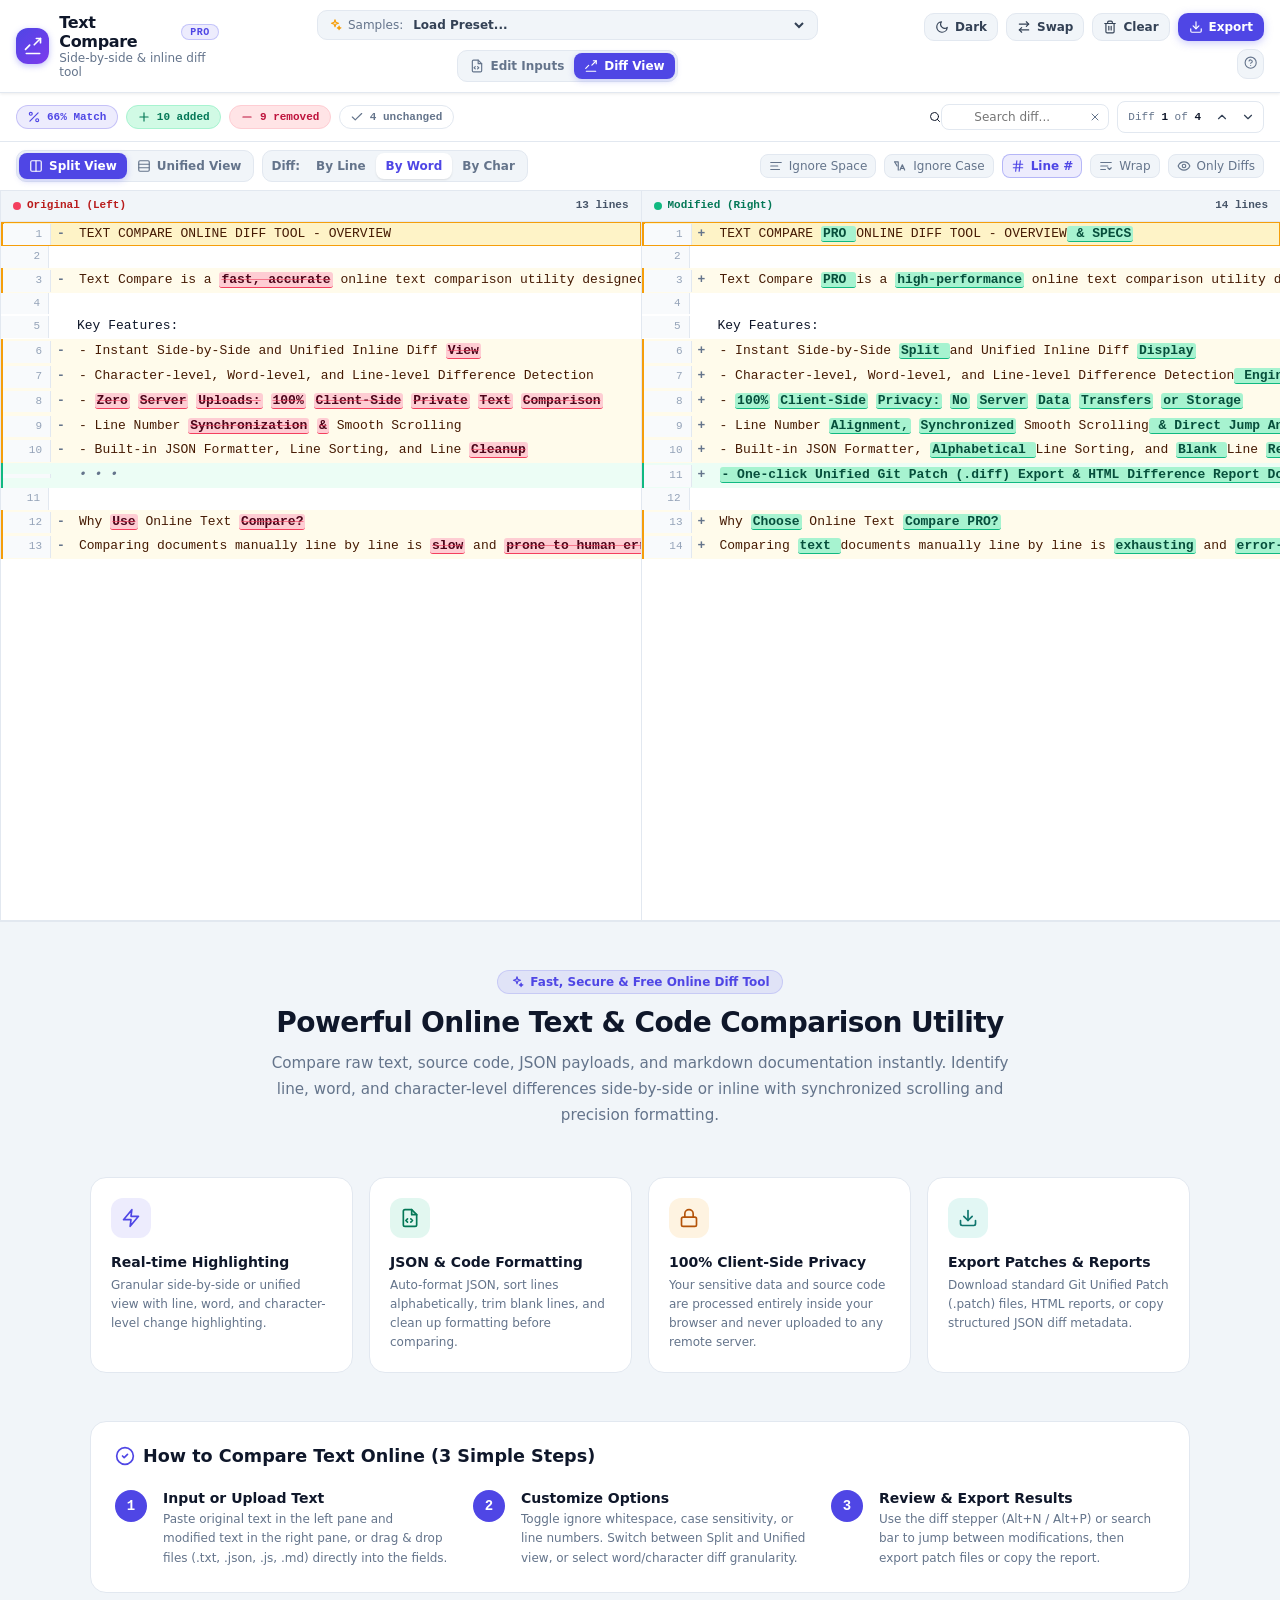
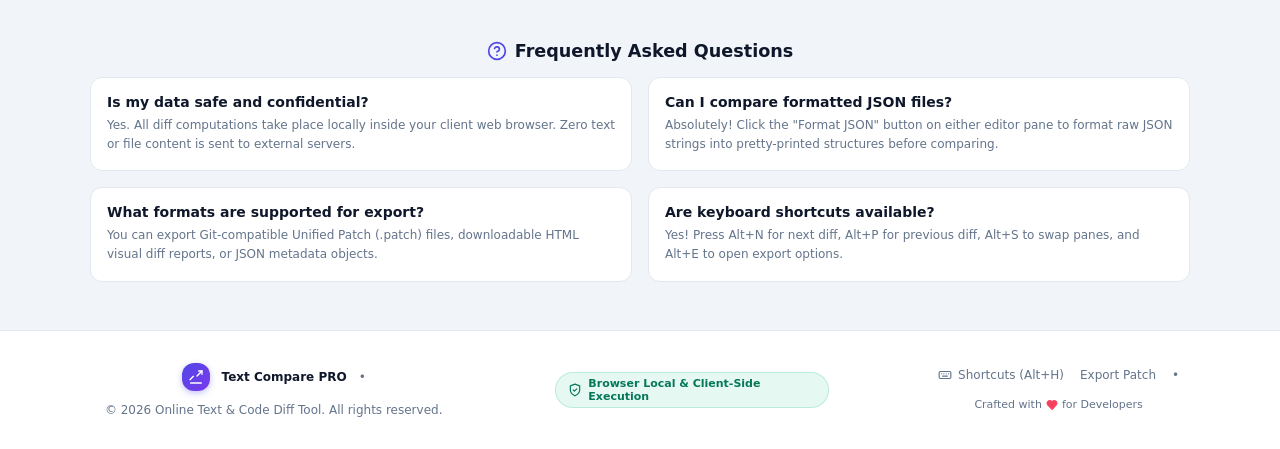
<file: index.html>
<!DOCTYPE html>
<html lang="en">
<head>
    <meta charset="UTF-8">
    <meta name="viewport" content="width=device-width, initial-scale=1.0">
    <title>Text Compare Online: Free Text Difference Checker</title>
    <meta name="description" content="Free online text compare tool with side-by-side diff view. Compare code, JSON, markdown, and plain text instantly. 100% private and client-side processing.">
    <link rel="canonical" href="https://textcompare.vip/" />
    <link rel="icon" type="image/svg+xml" href="data:image/svg+xml,%3Csvg xmlns='http://www.w3.org/2000/svg' viewBox='0 0 24 24' fill='none' stroke='%236366f1' stroke-width='2' stroke-linecap='round' stroke-linejoin='round'%3E%3Ccircle cx='18' cy='18' r='3'/%3E%3Ccircle cx='6' cy='6' r='3'/%3E%3Cpath d='M13 6h3a2 2 0 0 1 2 2v7'/%3E%3Cpath d='M11 18H8a2 2 0 0 1-2-2V9'/%3E%3C/svg%3E" />
    <meta property="og:type" content="website" />
    <meta property="og:title" content="Text Compare Online: Free Text Difference Checker" />
    <meta property="og:description" content="Free online text compare tool with side-by-side diff view. Compare code, JSON, markdown, and plain text instantly. 100% private and client-side processing." />
    <meta property="og:url" content="https://textcompare.vip/" />
    <meta property="og:site_name" content="Text Compare" />
    <meta property="og:image" content="data:image/svg+xml,%3Csvg xmlns='http://www.w3.org/2000/svg' viewBox='0 0 1200 630'%3E%3Crect width='1200' height='630' fill='%23020617'/%3E%3Crect x='100' y='100' width='440' height='430' rx='16' fill='%230f172a' stroke='%23475569' stroke-width='2'/%3E%3Crect x='660' y='100' width='440' height='430' rx='16' fill='%230f172a' stroke='%23475569' stroke-width='2'/%3E%3Crect x='100' y='100' width='440' height='48' rx='16' fill='%231e293b'/%3E%3Crect x='660' y='100' width='440' height='48' rx='16' fill='%231e293b'/%3E%3Ccircle cx='124' cy='124' r='10' fill='%23f87171'/%3E%3Ccircle cx='684' cy='124' r='10' fill='%234ade80'/%3E%3Ctext x='600' y='60' text-anchor='middle' font-family='system-ui, sans-serif' font-size='44' font-weight='bold' fill='%236366f1'%3EText Compare — Free Online Diff Tool%3C/text%3E%3C/svg%3E" />
    <meta name="twitter:card" content="summary_large_image" />
    <meta name="twitter:title" content="Text Compare Online: Free Text Difference Checker" />
    <meta name="twitter:description" content="Free online text compare tool with side-by-side diff view. Compare code, JSON, markdown instantly. 100% private, no signup required." />
    <meta name="twitter:image" content="data:image/svg+xml,%3Csvg xmlns='http://www.w3.org/2000/svg' viewBox='0 0 1200 630'%3E%3Crect width='1200' height='630' fill='%23020617'/%3E%3Crect x='100' y='100' width='440' height='430' rx='16' fill='%230f172a' stroke='%23475569' stroke-width='2'/%3E%3Crect x='660' y='100' width='440' height='430' rx='16' fill='%230f172a' stroke='%23475569' stroke-width='2'/%3E%3Crect x='100' y='100' width='440' height='48' rx='16' fill='%231e293b'/%3E%3Crect x='660' y='100' width='440' height='48' rx='16' fill='%231e293b'/%3E%3Ccircle cx='124' cy='124' r='10' fill='%23f87171'/%3E%3Ccircle cx='684' cy='124' r='10' fill='%234ade80'/%3E%3Ctext x='600' y='60' text-anchor='middle' font-family='system-ui, sans-serif' font-size='44' font-weight='bold' fill='%236366f1'%3EText Compare — Free Online Diff Tool%3C/text%3E%3C/svg%3E" />
    <link rel="stylesheet" href="style/css/main.css">
</head>
<body>
<div class="app">
  <!-- ===== Header ===== -->
  <header class="topbar">
    <div class="topbar-inner">
      <div class="brand">
        <div class="brand-l">
          <div class="logo"><i class="ic" data-icon="git-compare"></i></div>
          <div>
            <h1>Text Compare <span class="pro-badge">PRO</span></h1>
            <p class="sub">Side-by-side &amp; inline diff tool</p>
          </div>
        </div>
        <div class="mobile-ctrls">
          <button class="icon-btn" id="mThemeBtn" title="Toggle Theme"><i class="ic" data-icon="moon"></i></button>
          <div class="segmented">
            <button id="mEditBtn">Edit</button>
            <button id="mDiffBtn" class="active">Diff</button>
          </div>
        </div>
      </div>

      <div class="center-ctrls">
        <div class="preset-wrap">
          <i class="ic" data-icon="sparkles"></i>
          <span class="hide-sm" style="color:var(--muted)">Samples:</span>
          <select id="presetSelect">
            <option value="" disabled selected>Load Preset...</option>
          </select>
        </div>
        <div class="segmented pc-only" id="modeSeg">
          <button id="editBtn"><i class="ic" data-icon="file-code"></i> Edit Inputs</button>
          <button id="diffBtn" class="active"><i class="ic" data-icon="git-compare"></i> Diff View</button>
        </div>
      </div>

      <div class="right-ctrls">
        <button class="btn pc-only" id="themeBtn"><i class="ic" data-icon="moon"></i><span>Dark</span></button>
        <button class="btn" id="swapBtn" title="Swap Original & Modified (Alt+S)"><i class="ic" data-icon="swap"></i><span class="hide-sm">Swap</span></button>
        <button class="btn" id="clearBtn" title="Clear both sides"><i class="ic" data-icon="trash"></i><span class="hide-sm">Clear</span></button>
        <button class="btn btn-primary" id="exportBtn" title="Export Patch or HTML"><i class="ic" data-icon="download"></i><span>Export</span></button>
        <button class="icon-btn" id="helpBtn" title="Shortcuts & Help"><i class="ic" data-icon="help"></i></button>
      </div>
    </div>
  </header>

  <!-- ===== Stats bar ===== -->
  <div class="statsbar">
    <div class="stats-left">
      <div class="pill pill-match" title="Text similarity ratio"><i class="ic" data-icon="percent"></i><span id="statMatch">100% Match</span></div>
      <div class="pill pill-add"><i class="ic" data-icon="plus"></i><span id="statAdd">0 added</span></div>
      <div class="pill pill-del"><i class="ic" data-icon="minus"></i><span id="statDel">0 removed</span></div>
      <div class="pill pill-unchanged"><i class="ic" data-icon="check"></i><span id="statUnch">0 unchanged</span></div>
    </div>
    <div class="stats-right">
      <div class="search-wrap">
        <i class="ic s-ic" data-icon="search"></i>
        <input type="text" id="searchInput" placeholder="Search diff...">
        <button class="clear" id="searchClear" hidden><i class="ic" data-icon="x"></i></button>
      </div>
      <div class="stepper">
        <span class="lbl" id="stepperLbl">No diffs</span>
        <button id="prevDiff" title="Previous Difference (Alt+P)" disabled><i class="ic" data-icon="chev-up"></i></button>
        <button id="nextDiff" title="Next Difference (Alt+N)" disabled><i class="ic" data-icon="chev-down"></i></button>
      </div>
    </div>
  </div>

  <!-- ===== Options bar ===== -->
  <div class="optionsbar">
    <div class="opt-group">
      <div class="segmented">
        <button id="splitBtn" class="active"><i class="ic" data-icon="columns"></i><span>Split View</span></button>
        <button id="unifiedBtn"><i class="ic" data-icon="rows"></i><span>Unified View</span></button>
      </div>
      <div class="segmented plain">
        <span class="seg-label">Diff:</span>
        <button id="gLine"><span>By Line</span></button>
        <button id="gWord" class="active"><span>By Word</span></button>
        <button id="gChar"><span>By Char</span></button>
      </div>
    </div>
    <div class="opt-group">
      <button class="opt-btn" id="optWs"><i class="ic" data-icon="align"></i><span>Ignore Space</span></button>
      <button class="opt-btn" id="optCase"><i class="ic" data-icon="case"></i><span>Ignore Case</span></button>
      <button class="opt-btn on" id="optNum"><i class="ic" data-icon="hash"></i><span class="hide-sm">Line #</span></button>
      <button class="opt-btn" id="optWrap"><i class="ic" data-icon="wrap"></i><span class="hide-sm">Wrap</span></button>
      <button class="opt-btn" id="optOnly"><i class="ic" data-icon="eye"></i><span>Only Diffs</span></button>
    </div>
  </div>

  <!-- ===== Main ===== -->
  <main class="workspace">
    <!-- Edit mode -->
    <div class="edit-grid" id="editGrid" style="display:none">
      <div class="mobile-tabs">
        <button id="tabLeft" class="left active">Original (Left)</button>
        <button id="tabRight" class="right">Modified (Right)</button>
      </div>
      <div class="panel" id="panelLeft">
        <div class="panel-head">
          <span class="panel-title left">Original (Left)</span>
          <span class="panel-stat" id="leftStat">0 lines • 0 chars</span>
          <div class="panel-actions">
            <button class="tbtn" data-fmt="left"><i class="ic" data-icon="code2"></i><span class="hide-md">Format JSON</span></button>
            <button class="tbtn" data-sort="left"><i class="ic" data-icon="updown"></i><span class="hide-md">Sort</span></button>
            <button class="tbtn" data-trim="left"><i class="ic" data-icon="filter"></i><span class="hide-md">Trim Blanks</span></button>
            <button class="tbtn" data-up="left"><i class="ic" data-icon="upload"></i><span>Upload</span></button>
            <button class="tbtn" data-copy="left"><i class="ic" data-icon="copy"></i><span>Copy</span></button>
            <input type="file" class="file-in" data-side="left" accept=".txt,.json,.js,.ts,.jsx,.tsx,.py,.md,.html,.css,.csv,.xml,.sql,.log,.jsonld" hidden>
          </div>
        </div>
        <textarea class="editor" id="leftInput" placeholder="Paste or type original text here..." spellcheck="false"></textarea>
      </div>
      <div class="panel hide-m" id="panelRight">
        <div class="panel-head">
          <span class="panel-title right">Modified (Right)</span>
          <span class="panel-stat" id="rightStat">0 lines • 0 chars</span>
          <div class="panel-actions">
            <button class="tbtn" data-fmt="right"><i class="ic" data-icon="code2"></i><span class="hide-md">Format JSON</span></button>
            <button class="tbtn" data-sort="right"><i class="ic" data-icon="updown"></i><span class="hide-md">Sort</span></button>
            <button class="tbtn" data-trim="right"><i class="ic" data-icon="filter"></i><span class="hide-md">Trim Blanks</span></button>
            <button class="tbtn" data-up="right"><i class="ic" data-icon="upload"></i><span>Upload</span></button>
            <button class="tbtn" data-copy="right"><i class="ic" data-icon="copy"></i><span>Copy</span></button>
            <input type="file" class="file-in" data-side="right" accept=".txt,.json,.js,.ts,.jsx,.tsx,.py,.md,.html,.css,.csv,.xml,.sql,.log,.jsonld" hidden>
          </div>
        </div>
        <textarea class="editor" id="rightInput" placeholder="Paste or type modified text here..." spellcheck="false"></textarea>
      </div>
    </div>

    <!-- Diff mode -->
    <div class="split-grid" id="splitView" style="display:none">
      <div class="pane">
        <div class="pane-head"><span class="dot l">Original (Left)</span><span id="leftLines">0 lines</span></div>
        <div class="pane-scroll" id="leftScroll" onscroll="syncScroll('left')"></div>
      </div>
      <div class="pane">
        <div class="pane-head"><span class="dot r">Modified (Right)</span><span id="rightLines">0 lines</span></div>
        <div class="pane-scroll" id="rightScroll" onscroll="syncScroll('right')"></div>
      </div>
    </div>

    <div class="uni-scroll" id="unifiedView" style="display:none">
      <div class="uni-inner" id="unifiedInner"></div>
    </div>
  </main>

  <!-- ===== skyer ===== -->
  <section class="skyer">
    <div class="skyer-inner">
      <div class="skyer-intro">
        <span class="badge-pill"><i class="ic" data-icon="sparkles"></i> Fast, Secure &amp; Free Online Diff Tool</span>
        <h2>Powerful Online Text &amp; Code Comparison Utility</h2>
        <p>Compare raw text, source code, JSON payloads, and markdown documentation instantly. Identify line, word, and character-level differences side-by-side or inline with synchronized scrolling and precision formatting.</p>
      </div>
      <div class="feat-grid">
        <div class="feat"><div class="fic ind"><i class="ic" data-icon="zap"></i></div><h3>Real-time Highlighting</h3><p>Granular side-by-side or unified view with line, word, and character-level change highlighting.</p></div>
        <div class="feat"><div class="fic em"><i class="ic" data-icon="file-code"></i></div><h3>JSON &amp; Code Formatting</h3><p>Auto-format JSON, sort lines alphabetically, trim blank lines, and clean up formatting before comparing.</p></div>
        <div class="feat"><div class="fic am"><i class="ic" data-icon="lock"></i></div><h3>100% Client-Side Privacy</h3><p>Your sensitive data and source code are processed entirely inside your browser and never uploaded to any remote server.</p></div>
        <div class="feat"><div class="fic te"><i class="ic" data-icon="download"></i></div><h3>Export Patches &amp; Reports</h3><p>Download standard Git Unified Patch (.patch) files, HTML reports, or copy structured JSON diff metadata.</p></div>
      </div>
      <div class="howto">
        <h3><i class="ic" data-icon="check2"></i> How to Compare Text Online (3 Simple Steps)</h3>
        <div class="steps">
          <div class="step"><div class="num">1</div><div><h4>Input or Upload Text</h4><p>Paste original text in the left pane and modified text in the right pane, or drag &amp; drop files (.txt, .json, .js, .md) directly into the fields.</p></div></div>
          <div class="step"><div class="num">2</div><div><h4>Customize Options</h4><p>Toggle ignore whitespace, case sensitivity, or line numbers. Switch between Split and Unified view, or select word/character diff granularity.</p></div></div>
          <div class="step"><div class="num">3</div><div><h4>Review &amp; Export Results</h4><p>Use the diff stepper (Alt+N / Alt+P) or search bar to jump between modifications, then export patch files or copy the report.</p></div></div>
        </div>
      </div>
      <div class="faq">
        <h3><i class="ic" data-icon="help"></i> Frequently Asked Questions</h3>
        <div class="faq-grid">
          <div class="faq-item"><h4>Is my data safe and confidential?</h4><p>Yes. All diff computations take place locally inside your client web browser. Zero text or file content is sent to external servers.</p></div>
          <div class="faq-item"><h4>Can I compare formatted JSON files?</h4><p>Absolutely! Click the "Format JSON" button on either editor pane to format raw JSON strings into pretty-printed structures before comparing.</p></div>
          <div class="faq-item"><h4>What formats are supported for export?</h4><p>You can export Git-compatible Unified Patch (.patch) files, downloadable HTML visual diff reports, or JSON metadata objects.</p></div>
          <div class="faq-item"><h4>Are keyboard shortcuts available?</h4><p>Yes! Press Alt+N for next diff, Alt+P for previous diff, Alt+S to swap panes, and Alt+E to open export options.</p></div>
        </div>
      </div>
    </div>
  </section>

  <!-- ===== Footer ===== -->
  <footer class="site">
    <div class="foot-inner">
      <div class="foot-brand">
        <div class="logo"><i class="ic" data-icon="git-compare"></i></div>
        <span class="b">Text Compare PRO</span>
        <span class="dot">•</span>
        <p style="margin:0">© <span id="year"></span> Online Text &amp; Code Diff Tool. All rights reserved.</p>
      </div>
      <div class="foot-sec"><i class="ic" data-icon="shield"></i> Browser Local &amp; Client-Side Execution</div>
      <div class="foot-actions">
        <button id="footHelp"><i class="ic" data-icon="keyboard"></i> Shortcuts (Alt+H)</button>
        <button id="footExport">Export Patch</button>
        <span class="dot">•</span>
        <span class="foot-love">Crafted with <i class="ic" data-icon="heart"></i> for Developers</span>
      </div>
    </div>
  </footer>
</div>

<!-- ===== Export Modal ===== -->
<div class="modal-overlay" id="exportModal" hidden>
  <div class="modal">
    <div class="m-head">
      <div class="m-head-l">
        <div class="m-ic"><i class="ic" data-icon="download"></i></div>
        <div>
          <h3>Export Diff Results</h3>
          <p>Download patch files or copy report metadata</p>
        </div>
      </div>
      <button class="modal-close" data-close="export"><i class="ic" data-icon="x"></i></button>
    </div>
    <div class="export-list">
      <button class="export-item primary" id="dlApp"><div class="ei-l"><div class="ei-ic"><i class="ic" data-icon="laptop"></i></div><div><div class="ei-t">Download Standalone Offline App (100% Single .html)</div><div class="ei-d">Full text compare application in 1 file. Double-click to run offline anywhere.</div></div></div><div class="ei-arrow"><i class="ic" data-icon="download"></i></div></button>
      <button class="export-item" id="dlPatch"><div class="ei-l"><div class="ei-ic"><i class="ic" data-icon="code2"></i></div><div><div class="ei-t">Download Unified Patch (.patch)</div><div class="ei-d">Standard Git diff format readable by patch command</div></div></div><div class="ei-arrow"><i class="ic" data-icon="download"></i></div></button>
      <button class="export-item" id="dlHtml"><div class="ei-l"><div class="ei-ic"><i class="ic" data-icon="file-text"></i></div><div><div class="ei-t">Download HTML Report (.html)</div><div class="ei-d">Standalone formatted HTML file ready for sharing</div></div></div><div class="ei-arrow"><i class="ic" data-icon="download"></i></div></button>
      <button class="export-item" id="cpPatch"><div class="ei-l"><div class="ei-ic"><i class="ic" data-icon="copy"></i></div><div><div class="ei-t">Copy Raw Patch String</div><div class="ei-d">Copies unified patch text directly to clipboard</div></div></div><div class="ei-arrow" id="cpPatchIc"><i class="ic" data-icon="copy"></i></div></button>
      <button class="export-item" id="cpJson"><div class="ei-l"><div class="ei-ic"><i class="ic" data-icon="code2"></i></div><div><div class="ei-t">Copy JSON Metadata Report</div><div class="ei-d">Includes stats, similarity score, and patch data</div></div></div><div class="ei-arrow" id="cpJsonIc"><i class="ic" data-icon="copy"></i></div></button>
    </div>
    <div class="patch-preview"><pre id="patchPreview"></pre></div>
    <div class="modal-foot"><button class="btn" data-close="export">Close</button></div>
  </div>
</div>

<!-- ===== Shortcuts Modal ===== -->
<div class="modal-overlay" id="helpModal" hidden>
  <div class="modal" style="max-width:28rem">
    <div class="m-head">
      <div class="m-head-l">
        <div class="m-ic"><i class="ic" data-icon="keyboard"></i></div>
        <div><h3>Keyboard Shortcuts &amp; Help</h3></div>
      </div>
      <button class="modal-close" data-close="help"><i class="ic" data-icon="x"></i></button>
    </div>
    <div class="sc-list" id="scList"></div>
    <div class="tips">
      <strong>Tips for best diff performance:</strong>
      <ul>
        <li>Use <strong>By Word</strong> or <strong>By Character</strong> for intra-line text edits.</li>
        <li>Use <strong>Only Diffs</strong> to hide identical rows in large files.</li>
        <li>Drag &amp; drop files directly onto input panels or click <strong>Upload</strong>.</li>
      </ul>
    </div>
    <div class="modal-foot"><button class="btn btn-primary" data-close="help" style="background:var(--accent);color:#fff;border:none">Got it</button></div>
  </div>
</div>

<script src="style/js/diff.js"></script>
</body>
</html>
</file>
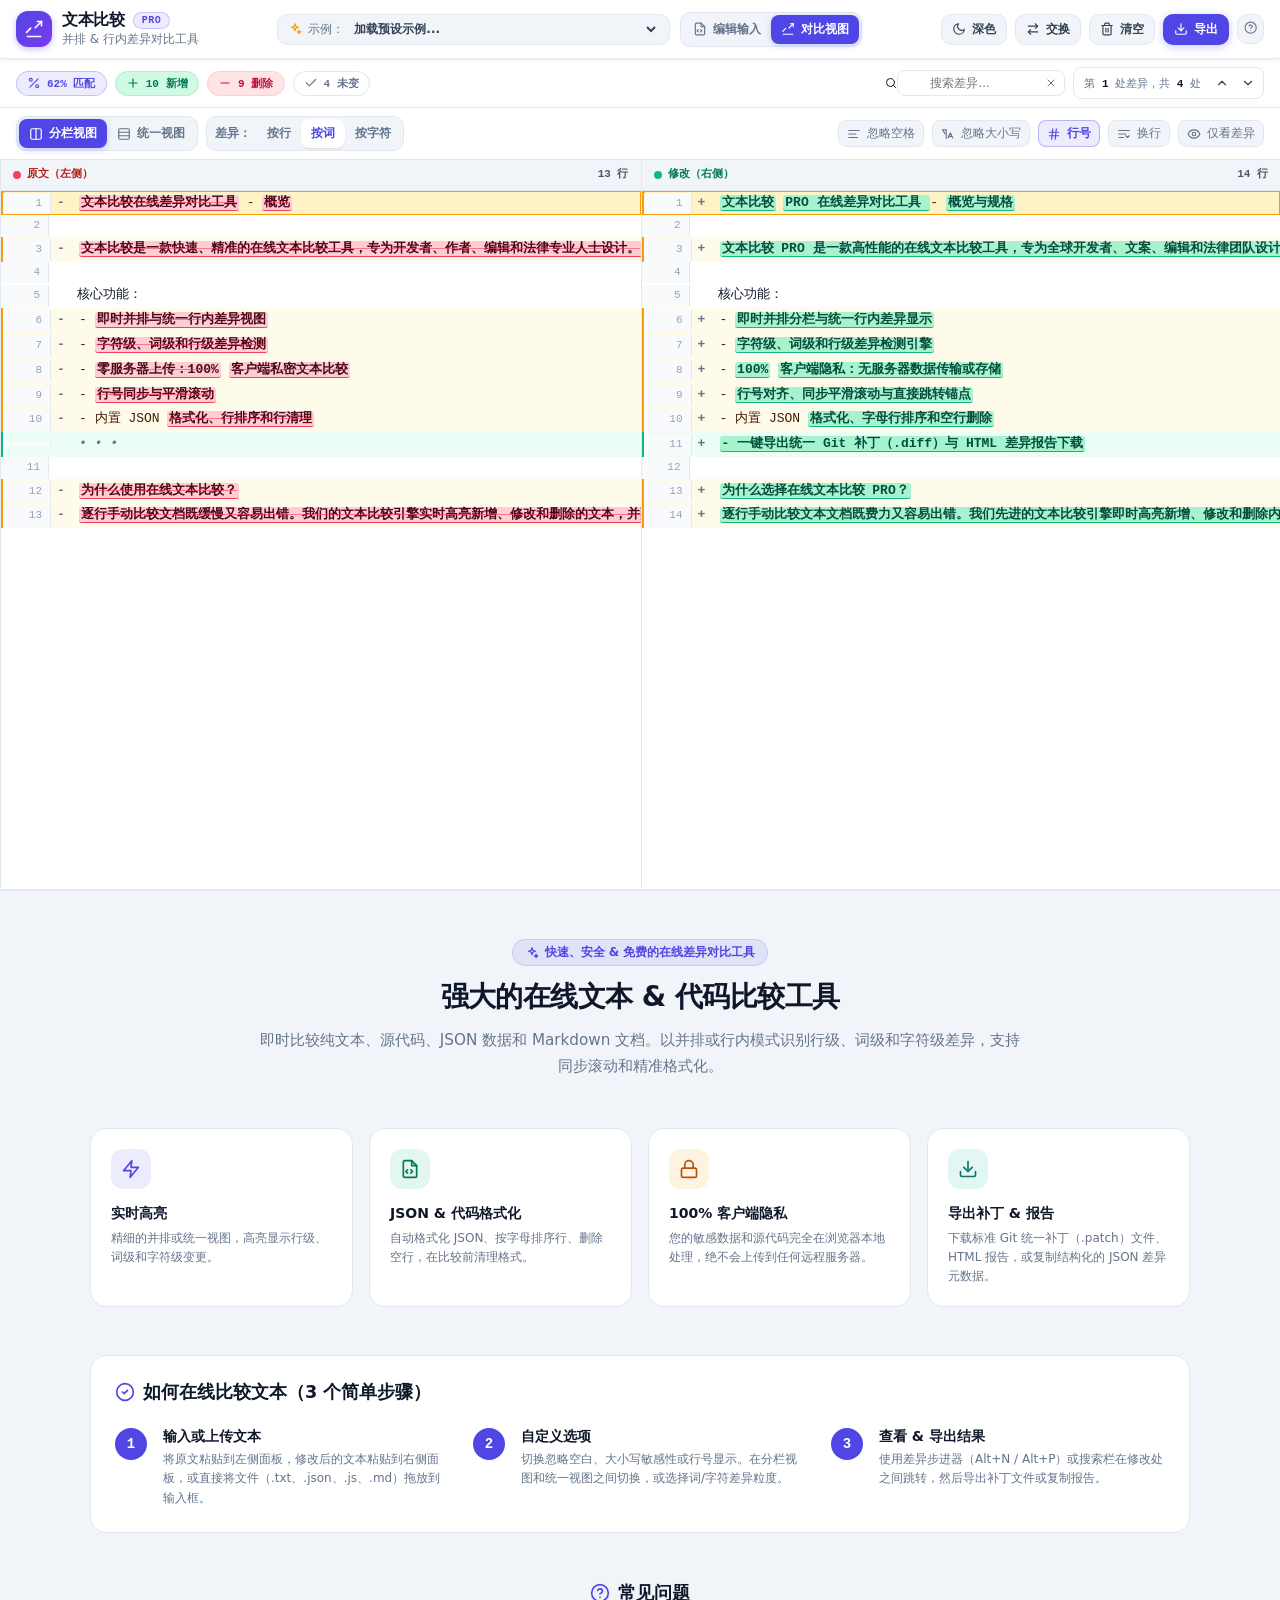
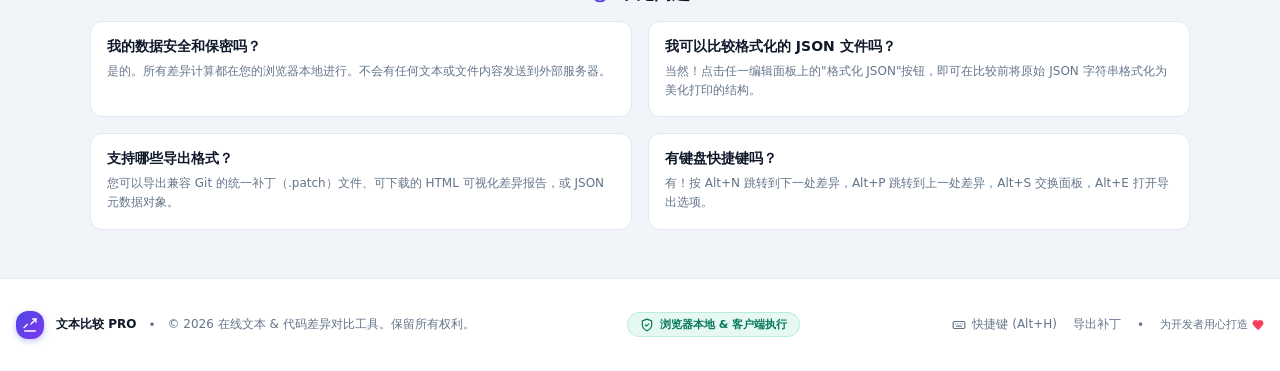
<file: cn.html>
<!DOCTYPE html>
<html lang="zh-CN">
<head>
    <meta charset="UTF-8">
    <meta name="viewport" content="width=device-width, initial-scale=1.0">
    <title>文本比较在线工具：免费文本差异检测器</title>
    <meta name="description" content="免费在线文本比较工具，支持并排差异对比视图。即时比较代码、JSON、Markdown 和纯文本。100% 私密，纯客户端处理。">
    <link rel="canonical" href="https://textcompare.vip/cn.html" />
    <link rel="icon" type="image/svg+xml" href="data:image/svg+xml,%3Csvg xmlns='http://www.w3.org/2000/svg' viewBox='0 0 24 24' fill='none' stroke='%236366f1' stroke-width='2' stroke-linecap='round' stroke-linejoin='round'%3E%3Ccircle cx='18' cy='18' r='3'/%3E%3Ccircle cx='6' cy='6' r='3'/%3E%3Cpath d='M13 6h3a2 2 0 0 1 2 2v7'/%3E%3Cpath d='M11 18H8a2 2 0 0 1-2-2V9'/%3E%3C/svg%3E" />
    <meta property="og:type" content="website" />
    <meta property="og:title" content="文本比较在线工具：免费文本差异检测器" />
    <meta property="og:description" content="免费在线文本比较工具，支持并排差异对比视图。即时比较代码、JSON、Markdown 和纯文本。100% 私密，纯客户端处理。" />
    <meta property="og:url" content="https://textcompare.vip/cn.html" />
    <meta property="og:site_name" content="文本比较" />
    <meta property="og:image" content="data:image/svg+xml,%3Csvg xmlns='http://www.w3.org/2000/svg' viewBox='0 0 1200 630'%3E%3Crect width='1200' height='630' fill='%23020617'/%3E%3Crect x='100' y='100' width='440' height='430' rx='16' fill='%230f172a' stroke='%23475569' stroke-width='2'/%3E%3Crect x='660' y='100' width='440' height='430' rx='16' fill='%230f172a' stroke='%23475569' stroke-width='2'/%3E%3Crect x='100' y='100' width='440' height='48' rx='16' fill='%231e293b'/%3E%3Crect x='660' y='100' width='440' height='48' rx='16' fill='%231e293b'/%3E%3Ccircle cx='124' cy='124' r='10' fill='%23f87171'/%3E%3Ccircle cx='684' cy='124' r='10' fill='%234ade80'/%3E%3Ctext x='600' y='60' text-anchor='middle' font-family='system-ui, sans-serif' font-size='44' font-weight='bold' fill='%236366f1'%3E文本比较 — 免费在线差异对比工具%3C/text%3E%3C/svg%3E" />
    <meta name="twitter:card" content="summary_large_image" />
    <meta name="twitter:title" content="文本比较在线工具：免费文本差异检测器" />
    <meta name="twitter:description" content="免费在线文本比较工具，支持并排差异对比视图。即时比较代码、JSON、Markdown。100% 私密，无需注册。" />
    <meta name="twitter:image" content="data:image/svg+xml,%3Csvg xmlns='http://www.w3.org/2000/svg' viewBox='0 0 1200 630'%3E%3Crect width='1200' height='630' fill='%23020617'/%3E%3Crect x='100' y='100' width='440' height='430' rx='16' fill='%230f172a' stroke='%23475569' stroke-width='2'/%3E%3Crect x='660' y='100' width='440' height='430' rx='16' fill='%230f172a' stroke='%23475569' stroke-width='2'/%3E%3Crect x='100' y='100' width='440' height='48' rx='16' fill='%231e293b'/%3E%3Crect x='660' y='100' width='440' height='48' rx='16' fill='%231e293b'/%3E%3Ccircle cx='124' cy='124' r='10' fill='%23f87171'/%3E%3Ccircle cx='684' cy='124' r='10' fill='%234ade80'/%3E%3Ctext x='600' y='60' text-anchor='middle' font-family='system-ui, sans-serif' font-size='44' font-weight='bold' fill='%236366f1'%3E文本比较 — 免费在线差异对比工具%3C/text%3E%3C/svg%3E" />
    <link rel="stylesheet" href="style/css/main.css">
</head>
<body>
<div class="app">
  <!-- ===== Header ===== -->
  <header class="topbar">
    <div class="topbar-inner">
      <div class="brand">
        <div class="brand-l">
          <div class="logo"><i class="ic" data-icon="git-compare"></i></div>
          <div>
            <h1>文本比较 <span class="pro-badge">PRO</span></h1>
            <p class="sub">并排 &amp; 行内差异对比工具</p>
          </div>
        </div>
        <div class="mobile-ctrls">
          <button class="icon-btn" id="mThemeBtn" title="切换主题"><i class="ic" data-icon="moon"></i></button>
          <div class="segmented">
            <button id="mEditBtn">编辑</button>
            <button id="mDiffBtn" class="active">对比</button>
          </div>
        </div>
      </div>

      <div class="center-ctrls">
        <div class="preset-wrap">
          <i class="ic" data-icon="sparkles"></i>
          <span class="hide-sm" style="color:var(--muted)">示例：</span>
          <select id="presetSelect">
            <option value="" disabled selected>加载预设示例...</option>
          </select>
        </div>
        <div class="segmented pc-only" id="modeSeg">
          <button id="editBtn"><i class="ic" data-icon="file-code"></i> 编辑输入</button>
          <button id="diffBtn" class="active"><i class="ic" data-icon="git-compare"></i> 对比视图</button>
        </div>
      </div>

      <div class="right-ctrls">
        <button class="btn pc-only" id="themeBtn"><i class="ic" data-icon="moon"></i><span>深色</span></button>
        <button class="btn" id="swapBtn" title="交换原文与修改文本 (Alt+S)"><i class="ic" data-icon="swap"></i><span class="hide-sm">交换</span></button>
        <button class="btn" id="clearBtn" title="清空两侧内容"><i class="ic" data-icon="trash"></i><span class="hide-sm">清空</span></button>
        <button class="btn btn-primary" id="exportBtn" title="导出补丁或 HTML"><i class="ic" data-icon="download"></i><span>导出</span></button>
        <button class="icon-btn" id="helpBtn" title="快捷键与帮助"><i class="ic" data-icon="help"></i></button>
      </div>
    </div>
  </header>

  <!-- ===== Stats bar ===== -->
  <div class="statsbar">
    <div class="stats-left">
      <div class="pill pill-match" title="文本相似度"><i class="ic" data-icon="percent"></i><span id="statMatch">100% 匹配</span></div>
      <div class="pill pill-add"><i class="ic" data-icon="plus"></i><span id="statAdd">0 新增</span></div>
      <div class="pill pill-del"><i class="ic" data-icon="minus"></i><span id="statDel">0 删除</span></div>
      <div class="pill pill-unchanged"><i class="ic" data-icon="check"></i><span id="statUnch">0 未变</span></div>
    </div>
    <div class="stats-right">
      <div class="search-wrap">
        <i class="ic s-ic" data-icon="search"></i>
        <input type="text" id="searchInput" placeholder="搜索差异...">
        <button class="clear" id="searchClear" hidden><i class="ic" data-icon="x"></i></button>
      </div>
      <div class="stepper">
        <span class="lbl" id="stepperLbl">无差异</span>
        <button id="prevDiff" title="上一处差异 (Alt+P)" disabled><i class="ic" data-icon="chev-up"></i></button>
        <button id="nextDiff" title="下一处差异 (Alt+N)" disabled><i class="ic" data-icon="chev-down"></i></button>
      </div>
    </div>
  </div>

  <!-- ===== Options bar ===== -->
  <div class="optionsbar">
    <div class="opt-group">
      <div class="segmented">
        <button id="splitBtn" class="active"><i class="ic" data-icon="columns"></i><span>分栏视图</span></button>
        <button id="unifiedBtn"><i class="ic" data-icon="rows"></i><span>统一视图</span></button>
      </div>
      <div class="segmented plain">
        <span class="seg-label">差异：</span>
        <button id="gLine"><span>按行</span></button>
        <button id="gWord" class="active"><span>按词</span></button>
        <button id="gChar"><span>按字符</span></button>
      </div>
    </div>
    <div class="opt-group">
      <button class="opt-btn" id="optWs"><i class="ic" data-icon="align"></i><span>忽略空格</span></button>
      <button class="opt-btn" id="optCase"><i class="ic" data-icon="case"></i><span>忽略大小写</span></button>
      <button class="opt-btn on" id="optNum"><i class="ic" data-icon="hash"></i><span class="hide-sm">行号</span></button>
      <button class="opt-btn" id="optWrap"><i class="ic" data-icon="wrap"></i><span class="hide-sm">换行</span></button>
      <button class="opt-btn" id="optOnly"><i class="ic" data-icon="eye"></i><span>仅看差异</span></button>
    </div>
  </div>

  <!-- ===== Main ===== -->
  <main class="workspace">
    <!-- Edit mode -->
    <div class="edit-grid" id="editGrid" style="display:none">
      <div class="mobile-tabs">
        <button id="tabLeft" class="left active">原文（左侧）</button>
        <button id="tabRight" class="right">修改（右侧）</button>
      </div>
      <div class="panel" id="panelLeft">
        <div class="panel-head">
          <span class="panel-title left">原文（左侧）</span>
          <span class="panel-stat" id="leftStat">0 行 • 0 字符</span>
          <div class="panel-actions">
            <button class="tbtn" data-fmt="left"><i class="ic" data-icon="code2"></i><span class="hide-md">格式化 JSON</span></button>
            <button class="tbtn" data-sort="left"><i class="ic" data-icon="updown"></i><span class="hide-md">排序</span></button>
            <button class="tbtn" data-trim="left"><i class="ic" data-icon="filter"></i><span class="hide-md">删除空行</span></button>
            <button class="tbtn" data-up="left"><i class="ic" data-icon="upload"></i><span>上传</span></button>
            <button class="tbtn" data-copy="left"><i class="ic" data-icon="copy"></i><span>复制</span></button>
            <input type="file" class="file-in" data-side="left" accept=".txt,.json,.js,.ts,.jsx,.tsx,.py,.md,.html,.css,.csv,.xml,.sql,.log,.jsonld" hidden>
          </div>
        </div>
        <textarea class="editor" id="leftInput" placeholder="在此粘贴或输入原文..." spellcheck="false"></textarea>
      </div>
      <div class="panel hide-m" id="panelRight">
        <div class="panel-head">
          <span class="panel-title right">修改（右侧）</span>
          <span class="panel-stat" id="rightStat">0 行 • 0 字符</span>
          <div class="panel-actions">
            <button class="tbtn" data-fmt="right"><i class="ic" data-icon="code2"></i><span class="hide-md">格式化 JSON</span></button>
            <button class="tbtn" data-sort="right"><i class="ic" data-icon="updown"></i><span class="hide-md">排序</span></button>
            <button class="tbtn" data-trim="right"><i class="ic" data-icon="filter"></i><span class="hide-md">删除空行</span></button>
            <button class="tbtn" data-up="right"><i class="ic" data-icon="upload"></i><span>上传</span></button>
            <button class="tbtn" data-copy="right"><i class="ic" data-icon="copy"></i><span>复制</span></button>
            <input type="file" class="file-in" data-side="right" accept=".txt,.json,.js,.ts,.jsx,.tsx,.py,.md,.html,.css,.csv,.xml,.sql,.log,.jsonld" hidden>
          </div>
        </div>
        <textarea class="editor" id="rightInput" placeholder="在此粘贴或输入修改后的文本..." spellcheck="false"></textarea>
      </div>
    </div>

    <!-- Diff mode -->
    <div class="split-grid" id="splitView" style="display:none">
      <div class="pane">
        <div class="pane-head"><span class="dot l">原文（左侧）</span><span id="leftLines">0 行</span></div>
        <div class="pane-scroll" id="leftScroll" onscroll="syncScroll('left')"></div>
      </div>
      <div class="pane">
        <div class="pane-head"><span class="dot r">修改（右侧）</span><span id="rightLines">0 行</span></div>
        <div class="pane-scroll" id="rightScroll" onscroll="syncScroll('right')"></div>
      </div>
    </div>

    <div class="uni-scroll" id="unifiedView" style="display:none">
      <div class="uni-inner" id="unifiedInner"></div>
    </div>
  </main>

  <!-- ===== skyer ===== -->
  <section class="skyer">
    <div class="skyer-inner">
      <div class="skyer-intro">
        <span class="badge-pill"><i class="ic" data-icon="sparkles"></i> 快速、安全 &amp; 免费的在线差异对比工具</span>
        <h2>强大的在线文本 &amp; 代码比较工具</h2>
        <p>即时比较纯文本、源代码、JSON 数据和 Markdown 文档。以并排或行内模式识别行级、词级和字符级差异，支持同步滚动和精准格式化。</p>
      </div>
      <div class="feat-grid">
        <div class="feat"><div class="fic ind"><i class="ic" data-icon="zap"></i></div><h3>实时高亮</h3><p>精细的并排或统一视图，高亮显示行级、词级和字符级变更。</p></div>
        <div class="feat"><div class="fic em"><i class="ic" data-icon="file-code"></i></div><h3>JSON &amp; 代码格式化</h3><p>自动格式化 JSON、按字母排序行、删除空行，在比较前清理格式。</p></div>
        <div class="feat"><div class="fic am"><i class="ic" data-icon="lock"></i></div><h3>100% 客户端隐私</h3><p>您的敏感数据和源代码完全在浏览器本地处理，绝不会上传到任何远程服务器。</p></div>
        <div class="feat"><div class="fic te"><i class="ic" data-icon="download"></i></div><h3>导出补丁 &amp; 报告</h3><p>下载标准 Git 统一补丁（.patch）文件、HTML 报告，或复制结构化的 JSON 差异元数据。</p></div>
      </div>
      <div class="howto">
        <h3><i class="ic" data-icon="check2"></i> 如何在线比较文本（3 个简单步骤）</h3>
        <div class="steps">
          <div class="step"><div class="num">1</div><div><h4>输入或上传文本</h4><p>将原文粘贴到左侧面板，修改后的文本粘贴到右侧面板，或直接将文件（.txt、.json、.js、.md）拖放到输入框。</p></div></div>
          <div class="step"><div class="num">2</div><div><h4>自定义选项</h4><p>切换忽略空白、大小写敏感性或行号显示。在分栏视图和统一视图之间切换，或选择词/字符差异粒度。</p></div></div>
          <div class="step"><div class="num">3</div><div><h4>查看 &amp; 导出结果</h4><p>使用差异步进器（Alt+N / Alt+P）或搜索栏在修改处之间跳转，然后导出补丁文件或复制报告。</p></div></div>
        </div>
      </div>
      <div class="faq">
        <h3><i class="ic" data-icon="help"></i> 常见问题</h3>
        <div class="faq-grid">
          <div class="faq-item"><h4>我的数据安全和保密吗？</h4><p>是的。所有差异计算都在您的浏览器本地进行。不会有任何文本或文件内容发送到外部服务器。</p></div>
          <div class="faq-item"><h4>我可以比较格式化的 JSON 文件吗？</h4><p>当然！点击任一编辑面板上的"格式化 JSON"按钮，即可在比较前将原始 JSON 字符串格式化为美化打印的结构。</p></div>
          <div class="faq-item"><h4>支持哪些导出格式？</h4><p>您可以导出兼容 Git 的统一补丁（.patch）文件、可下载的 HTML 可视化差异报告，或 JSON 元数据对象。</p></div>
          <div class="faq-item"><h4>有键盘快捷键吗？</h4><p>有！按 Alt+N 跳转到下一处差异，Alt+P 跳转到上一处差异，Alt+S 交换面板，Alt+E 打开导出选项。</p></div>
        </div>
      </div>
    </div>
  </section>

  <!-- ===== Footer ===== -->
  <footer class="site">
    <div class="foot-inner">
      <div class="foot-brand">
        <div class="logo"><i class="ic" data-icon="git-compare"></i></div>
        <span class="b">文本比较 PRO</span>
        <span class="dot">•</span>
        <p style="margin:0">© <span id="year"></span> 在线文本 &amp; 代码差异对比工具。保留所有权利。</p>
      </div>
      <div class="foot-sec"><i class="ic" data-icon="shield"></i> 浏览器本地 &amp; 客户端执行</div>
      <div class="foot-actions">
        <button id="footHelp"><i class="ic" data-icon="keyboard"></i> 快捷键 (Alt+H)</button>
        <button id="footExport">导出补丁</button>
        <span class="dot">•</span>
        <span class="foot-love">为开发者用心打造 <i class="ic" data-icon="heart"></i></span>
      </div>
    </div>
  </footer>
</div>

<!-- ===== Export Modal ===== -->
<div class="modal-overlay" id="exportModal" hidden>
  <div class="modal">
    <div class="m-head">
      <div class="m-head-l">
        <div class="m-ic"><i class="ic" data-icon="download"></i></div>
        <div>
          <h3>导出差异结果</h3>
          <p>下载补丁文件或复制报告元数据</p>
        </div>
      </div>
      <button class="modal-close" data-close="export"><i class="ic" data-icon="x"></i></button>
    </div>
    <div class="export-list">
      <button class="export-item primary" id="dlApp"><div class="ei-l"><div class="ei-ic"><i class="ic" data-icon="laptop"></i></div><div><div class="ei-t">下载独立离线应用（100% 单个 .html 文件）</div><div class="ei-d">单文件完整文本比较应用。双击即可在任何地方离线运行。</div></div></div><div class="ei-arrow"><i class="ic" data-icon="download"></i></div></button>
      <button class="export-item" id="dlPatch"><div class="ei-l"><div class="ei-ic"><i class="ic" data-icon="code2"></i></div><div><div class="ei-t">下载统一补丁（.patch）</div><div class="ei-d">标准 Git 差异格式，可被 patch 命令读取</div></div></div><div class="ei-arrow"><i class="ic" data-icon="download"></i></div></button>
      <button class="export-item" id="dlHtml"><div class="ei-l"><div class="ei-ic"><i class="ic" data-icon="file-text"></i></div><div><div class="ei-t">下载 HTML 报告（.html）</div><div class="ei-d">独立格式化 HTML 文件，随时可分享</div></div></div><div class="ei-arrow"><i class="ic" data-icon="download"></i></div></button>
      <button class="export-item" id="cpPatch"><div class="ei-l"><div class="ei-ic"><i class="ic" data-icon="copy"></i></div><div><div class="ei-t">复制原始补丁文本</div><div class="ei-d">将统一补丁文本直接复制到剪贴板</div></div></div><div class="ei-arrow" id="cpPatchIc"><i class="ic" data-icon="copy"></i></div></button>
      <button class="export-item" id="cpJson"><div class="ei-l"><div class="ei-ic"><i class="ic" data-icon="code2"></i></div><div><div class="ei-t">复制 JSON 元数据报告</div><div class="ei-d">包含统计数据、相似度评分和补丁数据</div></div></div><div class="ei-arrow" id="cpJsonIc"><i class="ic" data-icon="copy"></i></div></button>
    </div>
    <div class="patch-preview"><pre id="patchPreview"></pre></div>
    <div class="modal-foot"><button class="btn" data-close="export">关闭</button></div>
  </div>
</div>

<!-- ===== Shortcuts Modal ===== -->
<div class="modal-overlay" id="helpModal" hidden>
  <div class="modal" style="max-width:28rem">
    <div class="m-head">
      <div class="m-head-l">
        <div class="m-ic"><i class="ic" data-icon="keyboard"></i></div>
        <div><h3>键盘快捷键 &amp; 帮助</h3></div>
      </div>
      <button class="modal-close" data-close="help"><i class="ic" data-icon="x"></i></button>
    </div>
    <div class="sc-list" id="scList"></div>
    <div class="tips">
      <strong>最佳差异对比性能提示：</strong>
      <ul>
        <li>对行内文本编辑请使用 <strong>按词</strong> 或 <strong>按字符</strong> 模式。</li>
        <li>对大文件请使用 <strong>仅看差异</strong> 隐藏相同行。</li>
        <li>直接将文件拖放到输入面板，或点击 <strong>上传</strong>。</li>
      </ul>
    </div>
    <div class="modal-foot"><button class="btn btn-primary" data-close="help" style="background:var(--accent);color:#fff;border:none">知道了</button></div>
  </div>
</div>

<script src="style/js/diff-cn.js"></script>
</body>
</html>
</file>
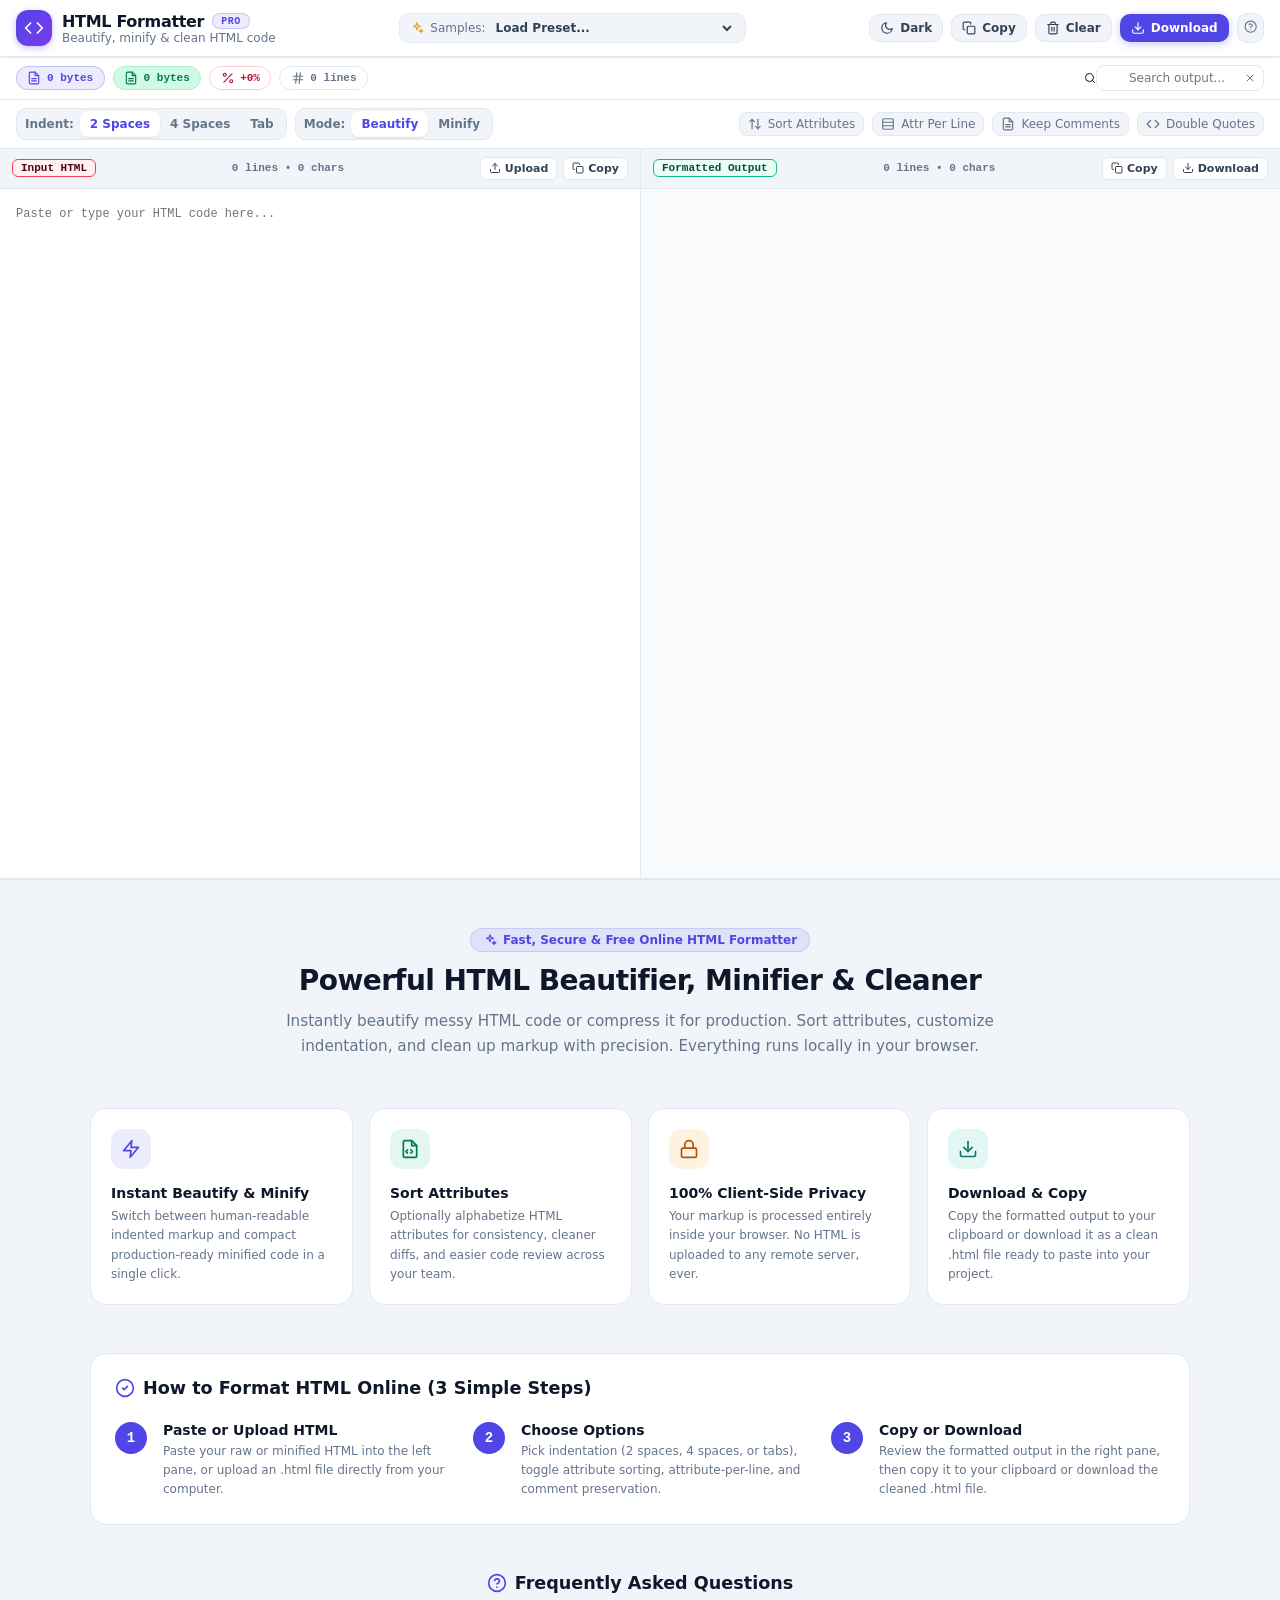
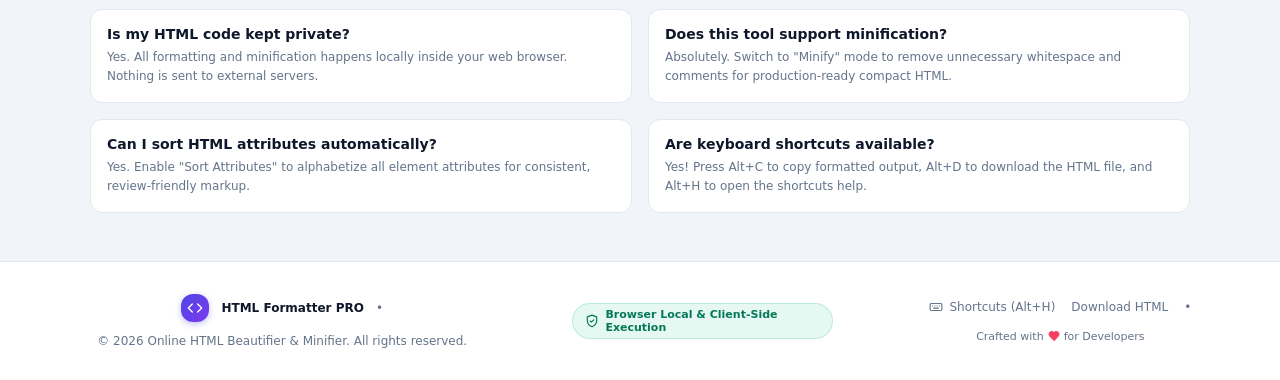
<file: html-formatter.html>
<!DOCTYPE html>
<html lang="en">
<head>
    <meta charset="UTF-8">
    <meta name="viewport" content="width=device-width, initial-scale=1.0">
    <title>HTML Formatter: Free Online HTML Beautifier & Minifier</title>
    <meta name="description" content="Free online HTML formatter and beautifier. Beautify, minify, and clean HTML code instantly. Sort attributes, customize indentation. 100% private, client-side processing.">
    <link rel="canonical" href="https://textcompare.vip/html-formatter.html" />
    <link rel="icon" type="image/svg+xml" href="data:image/svg+xml,%3Csvg xmlns='http://www.w3.org/2000/svg' viewBox='0 0 24 24' fill='none' stroke='%236366f1' stroke-width='2' stroke-linecap='round' stroke-linejoin='round'%3E%3Cpath d='m16 18 6-6-6-6'/%3E%3Cpath d='m8 6-6 6 6 6'/%3E%3C/svg%3E" />
    <meta property="og:type" content="website" />
    <meta property="og:title" content="HTML Formatter: Free Online HTML Beautifier & Minifier" />
    <meta property="og:description" content="Free online HTML formatter and beautifier. Beautify, minify, and clean HTML code instantly. 100% private, client-side processing." />
    <meta property="og:url" content="https://textcompare.vip/html-formatter.html" />
    <meta property="og:site_name" content="HTML Formatter" />
    <meta name="twitter:card" content="summary_large_image" />
    <meta name="twitter:title" content="HTML Formatter: Free Online HTML Beautifier & Minifier" />
    <meta name="twitter:description" content="Free online HTML formatter and beautifier. Beautify, minify, and clean HTML code instantly. 100% private, no signup required." />
    <link rel="stylesheet" href="style/css/main.css">
</head>
<body>
<div class="app">
  <header class="topbar">
    <div class="topbar-inner">
      <div class="brand">
        <div class="brand-l">
          <div class="logo"><i class="ic" data-icon="code2"></i></div>
          <div>
            <h1>HTML Formatter <span class="pro-badge">PRO</span></h1>
            <p class="sub">Beautify, minify &amp; clean HTML code</p>
          </div>
        </div>
        <div class="mobile-ctrls">
          <button class="icon-btn" id="mThemeBtn" title="Toggle Theme"><i class="ic" data-icon="moon"></i></button>
        </div>
      </div>
      <div class="center-ctrls">
        <div class="preset-wrap">
          <i class="ic" data-icon="sparkles"></i>
          <span class="hide-sm" style="color:var(--muted)">Samples:</span>
          <select id="presetSelect">
            <option value="" disabled selected>Load Preset...</option>
          </select>
        </div>
      </div>
      <div class="right-ctrls">
        <button class="btn pc-only" id="themeBtn"><i class="ic" data-icon="moon"></i><span>Dark</span></button>
        <button class="btn" id="copyBtn" title="Copy formatted HTML (Alt+C)"><i class="ic" data-icon="copy"></i><span class="hide-sm">Copy</span></button>
        <button class="btn" id="clearBtn" title="Clear input"><i class="ic" data-icon="trash"></i><span class="hide-sm">Clear</span></button>
        <button class="btn btn-primary" id="downloadBtn" title="Download formatted HTML"><i class="ic" data-icon="download"></i><span>Download</span></button>
        <button class="icon-btn" id="helpBtn" title="Shortcuts & Help"><i class="ic" data-icon="help"></i></button>
      </div>
    </div>
  </header>

  <div class="statsbar">
    <div class="stats-left">
      <div class="pill pill-match" title="Input size"><i class="ic" data-icon="file-text"></i><span id="statInput">0 bytes</span></div>
      <div class="pill pill-add" title="Output size"><i class="ic" data-icon="file-text"></i><span id="statOutput">0 bytes</span></div>
      <div class="pill pill-del" title="Size change"><i class="ic" data-icon="percent"></i><span id="statChange">0%</span></div>
      <div class="pill pill-unchanged" title="Line count"><i class="ic" data-icon="hash"></i><span id="statLines">0 lines</span></div>
    </div>
    <div class="stats-right">
      <div class="search-wrap">
        <i class="ic s-ic" data-icon="search"></i>
        <input type="text" id="searchInput" placeholder="Search output...">
        <button class="clear" id="searchClear" hidden><i class="ic" data-icon="x"></i></button>
      </div>
    </div>
  </div>

  <div class="optionsbar">
    <div class="opt-group">
      <div class="segmented plain">
        <span class="seg-label">Indent:</span>
        <button id="indent2" class="active"><span>2 Spaces</span></button>
        <button id="indent4"><span>4 Spaces</span></button>
        <button id="indentTab"><span>Tab</span></button>
      </div>
      <div class="segmented plain">
        <span class="seg-label">Mode:</span>
        <button id="modeBeautify" class="active"><span>Beautify</span></button>
        <button id="modeMinify"><span>Minify</span></button>
      </div>
    </div>
    <div class="opt-group">
      <button class="opt-btn" id="optSortAttrs"><i class="ic" data-icon="updown"></i><span>Sort Attributes</span></button>
      <button class="opt-btn" id="optAttrPerLine"><i class="ic" data-icon="rows"></i><span class="hide-sm">Attr Per Line</span></button>
      <button class="opt-btn" id="optPreserveComments"><i class="ic" data-icon="file-text"></i><span>Keep Comments</span></button>
      <button class="opt-btn" id="optQuotes"><i class="ic" data-icon="code2"></i><span>Double Quotes</span></button>
    </div>
  </div>

  <main class="workspace">
    <div class="edit-grid" id="editGrid">
      <div class="mobile-tabs">
        <button id="tabLeft" class="left active">Input HTML</button>
        <button id="tabRight" class="right">Formatted Output</button>
      </div>
      <div class="panel" id="panelLeft">
        <div class="panel-head">
          <span class="panel-title left">Input HTML</span>
          <span class="panel-stat" id="leftStat">0 lines • 0 chars</span>
          <div class="panel-actions">
            <button class="tbtn" data-up="left"><i class="ic" data-icon="upload"></i><span>Upload</span></button>
            <button class="tbtn" data-copy="left"><i class="ic" data-icon="copy"></i><span>Copy</span></button>
            <input type="file" class="file-in" data-side="left" accept=".html,.htm,.xhtml,.html.txt,.txt" hidden>
          </div>
        </div>
        <textarea class="editor" id="leftInput" placeholder="Paste or type your HTML code here..." spellcheck="false"></textarea>
      </div>
      <div class="panel hide-m" id="panelRight">
        <div class="panel-head">
          <span class="panel-title right">Formatted Output</span>
          <span class="panel-stat" id="rightStat">0 lines • 0 chars</span>
          <div class="panel-actions">
            <button class="tbtn" id="copyOutputBtn"><i class="ic" data-icon="copy"></i><span>Copy</span></button>
            <button class="tbtn" id="downloadOutputBtn"><i class="ic" data-icon="download"></i><span>Download</span></button>
          </div>
        </div>
        <pre class="editor" id="rightOutput" style="white-space:pre-wrap;word-break:break-all;overflow:auto" tabindex="0"></pre>
      </div>
    </div>
  </main>

  <section class="skyer">
    <div class="skyer-inner">
      <div class="skyer-intro">
        <span class="badge-pill"><i class="ic" data-icon="sparkles"></i> Fast, Secure &amp; Free Online HTML Formatter</span>
        <h2>Powerful HTML Beautifier, Minifier &amp; Cleaner</h2>
        <p>Instantly beautify messy HTML code or compress it for production. Sort attributes, customize indentation, and clean up markup with precision. Everything runs locally in your browser.</p>
      </div>
      <div class="feat-grid">
        <div class="feat"><div class="fic ind"><i class="ic" data-icon="zap"></i></div><h3>Instant Beautify &amp; Minify</h3><p>Switch between human-readable indented markup and compact production-ready minified code in a single click.</p></div>
        <div class="feat"><div class="fic em"><i class="ic" data-icon="file-code"></i></div><h3>Sort Attributes</h3><p>Optionally alphabetize HTML attributes for consistency, cleaner diffs, and easier code review across your team.</p></div>
        <div class="feat"><div class="fic am"><i class="ic" data-icon="lock"></i></div><h3>100% Client-Side Privacy</h3><p>Your markup is processed entirely inside your browser. No HTML is uploaded to any remote server, ever.</p></div>
        <div class="feat"><div class="fic te"><i class="ic" data-icon="download"></i></div><h3>Download &amp; Copy</h3><p>Copy the formatted output to your clipboard or download it as a clean .html file ready to paste into your project.</p></div>
      </div>
      <div class="howto">
        <h3><i class="ic" data-icon="check2"></i> How to Format HTML Online (3 Simple Steps)</h3>
        <div class="steps">
          <div class="step"><div class="num">1</div><div><h4>Paste or Upload HTML</h4><p>Paste your raw or minified HTML into the left pane, or upload an .html file directly from your computer.</p></div></div>
          <div class="step"><div class="num">2</div><div><h4>Choose Options</h4><p>Pick indentation (2 spaces, 4 spaces, or tabs), toggle attribute sorting, attribute-per-line, and comment preservation.</p></div></div>
          <div class="step"><div class="num">3</div><div><h4>Copy or Download</h4><p>Review the formatted output in the right pane, then copy it to your clipboard or download the cleaned .html file.</p></div></div>
        </div>
      </div>
      <div class="faq">
        <h3><i class="ic" data-icon="help"></i> Frequently Asked Questions</h3>
        <div class="faq-grid">
          <div class="faq-item"><h4>Is my HTML code kept private?</h4><p>Yes. All formatting and minification happens locally inside your web browser. Nothing is sent to external servers.</p></div>
          <div class="faq-item"><h4>Does this tool support minification?</h4><p>Absolutely. Switch to "Minify" mode to remove unnecessary whitespace and comments for production-ready compact HTML.</p></div>
          <div class="faq-item"><h4>Can I sort HTML attributes automatically?</h4><p>Yes. Enable "Sort Attributes" to alphabetize all element attributes for consistent, review-friendly markup.</p></div>
          <div class="faq-item"><h4>Are keyboard shortcuts available?</h4><p>Yes! Press Alt+C to copy formatted output, Alt+D to download the HTML file, and Alt+H to open the shortcuts help.</p></div>
        </div>
      </div>
    </div>
  </section>

  <footer class="site">
    <div class="foot-inner">
      <div class="foot-brand">
        <div class="logo"><i class="ic" data-icon="code2"></i></div>
        <span class="b">HTML Formatter PRO</span>
        <span class="dot">•</span>
        <p style="margin:0">© <span id="year"></span> Online HTML Beautifier &amp; Minifier. All rights reserved.</p>
      </div>
      <div class="foot-sec"><i class="ic" data-icon="shield"></i> Browser Local &amp; Client-Side Execution</div>
      <div class="foot-actions">
        <button id="footHelp"><i class="ic" data-icon="keyboard"></i> Shortcuts (Alt+H)</button>
        <button id="footDownload">Download HTML</button>
        <span class="dot">•</span>
        <span class="foot-love">Crafted with <i class="ic" data-icon="heart"></i> for Developers</span>
      </div>
    </div>
  </footer>
</div>

<div class="modal-overlay" id="exportModal" hidden>
  <div class="modal">
    <div class="m-head">
      <div class="m-head-l">
        <div class="m-ic"><i class="ic" data-icon="download"></i></div>
        <div>
          <h3>Download Formatted HTML</h3>
          <p>Save the cleaned HTML as a file</p>
        </div>
      </div>
      <button class="modal-close" data-close="export"><i class="ic" data-icon="x"></i></button>
    </div>
    <div class="export-list">
      <button class="export-item primary" id="dlHtml"><div class="ei-l"><div class="ei-ic"><i class="ic" data-icon="file-text"></i></div><div><div class="ei-t">Download Formatted HTML (.html)</div><div class="ei-d">Save the cleaned, beautified HTML as a standalone file</div></div></div><div class="ei-arrow"><i class="ic" data-icon="download"></i></div></button>
      <button class="export-item" id="dlMin"><div class="ei-l"><div class="ei-ic"><i class="ic" data-icon="code2"></i></div><div><div class="ei-t">Download Minified HTML (.html)</div><div class="ei-d">Save compact, production-ready minified HTML</div></div></div><div class="ei-arrow"><i class="ic" data-icon="download"></i></div></button>
      <button class="export-item" id="cpOutput"><div class="ei-l"><div class="ei-ic"><i class="ic" data-icon="copy"></i></div><div><div class="ei-t">Copy Output to Clipboard</div><div class="ei-d">Copy the currently displayed output directly</div></div></div><div class="ei-arrow" id="cpOutputIc"><i class="ic" data-icon="copy"></i></div></button>
    </div>
    <div class="patch-preview"><pre id="outputPreview"></pre></div>
    <div class="modal-foot"><button class="btn" data-close="export">Close</button></div>
  </div>
</div>

<div class="modal-overlay" id="helpModal" hidden>
  <div class="modal" style="max-width:28rem">
    <div class="m-head">
      <div class="m-head-l">
        <div class="m-ic"><i class="ic" data-icon="keyboard"></i></div>
        <div><h3>Keyboard Shortcuts &amp; Help</h3></div>
      </div>
      <button class="modal-close" data-close="help"><i class="ic" data-icon="x"></i></button>
    </div>
    <div class="sc-list" id="scList"></div>
    <div class="tips">
      <strong>Tips for clean HTML:</strong>
      <ul>
        <li>Use <strong>Beautify</strong> mode for readable, indented markup.</li>
        <li>Use <strong>Minify</strong> mode for production-ready compact output.</li>
        <li>Enable <strong>Sort Attributes</strong> for consistent, diff-friendly code.</li>
      </ul>
    </div>
    <div class="modal-foot"><button class="btn btn-primary" data-close="help" style="background:var(--accent);color:#fff;border:none">Got it</button></div>
  </div>
</div>

<script src="style/js/html-formatter.js"></script>
</body>
</html>
</file>
<file: style/css/main.css>
:root{
  --bg:#f8fafc; --fg:#0f172a; --muted:#64748b;
  --header-bg:#ffffff; --header-border:#e2e8f0; --header-fg:#0f172a;
  --bar-bg:#ffffff; --bar-border:#e2e8f0; --bar-fg:#334155;
  --panel-head-bg:#f1f5f9; --panel-head-fg:#475569; --panel-border:#e2e8f0;
  --diff-bg:#ffffff; --diff-fg:#0f172a;
  --gutter-bg:#f8fafc; --gutter-border:#e2e8f0; --gutter-fg:#94a3b8;
  --input-bg:#ffffff; --input-border:#e2e8f0;
  --row-hover:rgba(241,245,249,.7);
  --row-removed-bg:#fff1f2; --row-removed-fg:#4c0519; --row-removed-border:#f43f5e;
  --row-added-bg:#ecfdf5; --row-added-fg:#064e3b; --row-added-border:#10b981;
  --row-modified-bg:#fffbeb; --row-modified-fg:#451a03; --row-modified-border:#f59e0b;
  --row-dim-bg:#f8fafc; --row-dim-fg:#cbd5e1;
  --chunk-add-bg:#a7f3d0; --chunk-add-fg:#064e3b; --chunk-add-border:#10b981;
  --chunk-del-bg:#fecdd3; --chunk-del-fg:#4c0519; --chunk-del-border:#f43f5e;
  --active-bg:#fef3c7; --active-ring:#f59e0b;
  --accent:#4f46e5; --accent2:#7c3aed; --accent-fg:#ffffff;
  --indigo-soft:rgba(79,70,229,.1); --indigo-text:#4f46e5;
  --emerald-text:#047857; --rose-text:#b91c1c; --amber-text:#b45309; --teal-text:#0f766e;
  --mark-bg:#fbbf24; --mark-fg:#020617;
  --card-bg:#ffffff; --card-border:#e2e8f0; --card-muted:#64748b;
  --pill-match-bg:rgba(79,70,229,.1); --pill-match-fg:#4f46e5; --pill-match-border:rgba(79,70,229,.25);
  --pill-add-bg:#d1fae5; --pill-add-fg:#047857; --pill-add-border:#a7f3d0;
  --pill-del-bg:#ffe4e6; --pill-del-fg:#be123c; --pill-del-border:#fecdd3;
  --scrollbar:#cbd5e1; --overlay:rgba(2,6,23,.55);
  --seg-bg:#f1f5f9; --seg-border:#e2e8f0;
}
.dark{
  --bg:#020617; --fg:#f1f5f9; --muted:#94a3b8;
  --header-bg:#0f172a; --header-border:#1e293b; --header-fg:#f1f5f9;
  --bar-bg:#0f172a; --bar-border:#1e293b; --bar-fg:#e2e8f0;
  --panel-head-bg:#0f172a; --panel-head-fg:#94a3b8; --panel-border:#1e293b;
  --diff-bg:#020617; --diff-fg:#f1f5f9;
  --gutter-bg:#0d1322; --gutter-border:#1e293b; --gutter-fg:#475569;
  --input-bg:#0b0f19; --input-border:#1e293b;
  --row-hover:rgba(15,23,42,.5);
  --row-removed-bg:rgba(76,5,25,.4); --row-removed-fg:#fecdd3; --row-removed-border:#f43f5e;
  --row-added-bg:rgba(6,78,59,.35); --row-added-fg:#a7f3d0; --row-added-border:#10b981;
  --row-modified-bg:rgba(69,26,3,.3); --row-modified-fg:#fde68a; --row-modified-border:#f59e0b;
  --row-dim-bg:#0f172a; --row-dim-fg:#334155;
  --chunk-add-bg:rgba(16,185,129,.35); --chunk-add-fg:#a7f3d0; --chunk-add-border:#10b981;
  --chunk-del-bg:rgba(244,63,94,.4); --chunk-del-fg:#fecdd3; --chunk-del-border:#f43f5e;
  --active-bg:rgba(69,26,3,.4); --active-ring:#fbbf24;
  --accent:#6366f1; --accent2:#8b5cf6; --accent-fg:#ffffff;
  --indigo-soft:rgba(99,102,241,.15); --indigo-text:#a5b4fc;
  --emerald-text:#34d399; --rose-text:#f87171; --amber-text:#fcd34d; --teal-text:#2dd4bf;
  --mark-bg:#fbbf24; --mark-fg:#020617;
  --card-bg:#0f172a; --card-border:#1e293b; --card-muted:#94a3b8;
  --pill-match-bg:rgba(99,102,241,.15); --pill-match-fg:#a5b4fc; --pill-match-border:rgba(99,102,241,.3);
  --pill-add-bg:rgba(6,78,59,.5); --pill-add-fg:#6ee7b7; --pill-add-border:rgba(16,185,129,.4);
  --pill-del-bg:rgba(76,5,25,.5); --pill-del-fg:#fda4af; --pill-del-border:rgba(244,63,94,.4);
  --scrollbar:#334155; --overlay:rgba(2,6,23,.7);
  --seg-bg:#020617; --seg-border:#1e293b;
}
*{box-sizing:border-box;margin:0;padding:0}
html,body{height:100%}
body{
  font-family:system-ui,-apple-system,BlinkMacSystemFont,"Segoe UI",Roboto,Helvetica,Arial,sans-serif;
  background:var(--bg); color:var(--fg);
  -webkit-font-smoothing:antialiased;
  transition:background-color .2s,color .2s;
}
.app{min-height:100vh;display:flex;flex-direction:column}
.ic{display:inline-flex;align-items:center;justify-content:center;flex:none}
.ic svg{width:1em;height:1em;stroke:currentColor;fill:none;stroke-width:2;stroke-linecap:round;stroke-linejoin:round}
select,button,input,textarea{font-family:inherit}
button{cursor:pointer}

/* ---------- Header ---------- */
header.topbar{
  position:sticky;top:0;z-index:30;
  background:var(--header-bg);border-bottom:1px solid var(--header-border);
  padding:.625rem 1rem;box-shadow:0 1px 3px rgba(0,0,0,.08);
  transition:background-color .2s,border-color .2s;
}
.topbar-inner{display:flex;flex-direction:column;gap:.625rem}
@media(min-width:768px){.topbar-inner{flex-direction:row;align-items:center;justify-content:space-between}}
.brand{display:flex;align-items:center;justify-content:space-between;gap:.75rem}
.brand-l{display:flex;align-items:center;gap:.625rem}
.logo{width:36px;height:36px;border-radius:12px;background:linear-gradient(135deg,var(--accent),var(--accent2));display:flex;align-items:center;justify-content:center;color:#fff;box-shadow:0 2px 6px rgba(99,102,241,.4);font-size:20px}
.brand h1{font-size:1rem;font-weight:800;letter-spacing:-.02em;display:flex;align-items:center;gap:.5rem;color:var(--header-fg)}
.pro-badge{font-size:10px;text-transform:uppercase;letter-spacing:.05em;font-family:ui-monospace,monospace;padding:.1rem .5rem;border-radius:9999px;background:var(--indigo-soft);color:var(--indigo-text);border:1px solid rgba(99,102,241,.3)}
.brand .sub{font-size:12px;color:var(--muted);display:none}
@media(min-width:640px){.brand .sub{display:block}}
.mobile-ctrls{display:flex;align-items:center;gap:.375rem}
/* PC-only controls: hidden on mobile, shown on desktop (use !important to beat .segmented/.btn order) */
.pc-only{display:none !important}
@media(min-width:768px){.mobile-ctrls{display:none !important}.pc-only{display:flex !important}}
.center-ctrls{display:flex;align-items:center;gap:.625rem;flex-wrap:wrap;justify-content:center}
/* hide text labels on small/medium screens (icon-only buttons on mobile) */
.hide-sm{display:none}
.hide-md{display:none}
@media(min-width:640px){.hide-sm{display:inline}}
@media(min-width:768px){.hide-md{display:inline}}
/* hidden native file inputs triggered by Upload buttons */
.file-in{display:none}
.right-ctrls{display:flex;align-items:center;gap:.5rem;flex-wrap:wrap;justify-content:flex-end}

/* buttons */
.btn{
  display:inline-flex;align-items:center;gap:.375rem;
  padding:.375rem .625rem;border-radius:10px;font-size:12px;font-weight:600;
  border:1px solid var(--bar-border);background:var(--seg-bg);color:var(--bar-fg);
  transition:all .15s;white-space:nowrap;
}
.btn:hover{border-color:var(--accent);color:var(--accent)}
.btn svg{width:14px;height:14px}
.btn-primary{background:var(--accent);border-color:transparent;color:var(--accent-fg);box-shadow:0 2px 8px rgba(99,102,241,.35)}
.btn-primary:hover{opacity:.92;color:#fff}
.icon-btn{padding:.375rem;border-radius:10px;border:1px solid var(--bar-border);background:var(--seg-bg);color:var(--muted);transition:all .15s}
.icon-btn:hover{background:var(--row-hover);color:var(--fg)}

/* preset select */
.preset-wrap{display:flex;align-items:center;gap:.375rem;padding:.375rem .625rem;border-radius:10px;border:1px solid var(--bar-border);background:var(--seg-bg);font-size:12px;color:var(--bar-fg)}
.preset-wrap svg{width:14px;height:14px;color:#f59e0b;flex:none}
.preset-wrap select{background:transparent;border:none;outline:none;color:inherit;font-weight:600;cursor:pointer;font-size:12px}
.preset-wrap select option{background:var(--card-bg);color:var(--fg)}

/* segmented control */
.segmented{display:inline-flex;align-items:center;padding:2px;border-radius:10px;border:1px solid var(--seg-border);background:var(--seg-bg)}
.segmented button{border:none;background:transparent;color:var(--muted);padding:.375rem .625rem;border-radius:8px;font-size:12px;font-weight:600;display:inline-flex;align-items:center;gap:.375rem;transition:all .15s}
.segmented button svg{width:14px;height:14px}
.segmented button.active{background:var(--accent);color:#fff;box-shadow:0 2px 6px rgba(99,102,241,.3)}
.segmented.plain button.active{background:var(--card-bg);color:var(--indigo-text);box-shadow:0 1px 2px rgba(0,0,0,.1)}

/* ---------- Stats bar ---------- */
.statsbar{
  background:var(--bar-bg);border-bottom:1px solid var(--bar-border);
  padding:.5rem 1rem;font-size:12px;display:flex;flex-wrap:wrap;align-items:center;justify-content:space-between;gap:.75rem;
  transition:background-color .2s,border-color .2s;
}
.stats-left{display:flex;align-items:center;gap:.5rem;flex-wrap:wrap}
.pill{display:inline-flex;align-items:center;gap:.35rem;padding:.25rem .65rem;border-radius:9999px;font-family:ui-monospace,monospace;font-weight:700;font-size:11px;border:1px solid transparent}
.pill svg{width:14px;height:14px}
.pill-match{background:var(--pill-match-bg);color:var(--pill-match-fg);border-color:var(--pill-match-border)}
.pill-add{background:var(--pill-add-bg);color:var(--pill-add-fg);border-color:var(--pill-add-border)}
.pill-del{background:var(--pill-del-bg);color:var(--pill-del-fg);border-color:var(--pill-del-border)}
.pill-unchanged{background:var(--card-bg);color:var(--muted);border-color:var(--bar-border);display:none}
@media(min-width:640px){.pill-unchanged{display:inline-flex}}
.stats-right{display:flex;align-items:center;gap:.5rem;flex:1;justify-content:space-between}
@media(min-width:640px){.stats-right{flex:none;justify-content:flex-end}}
.search-wrap{position:relative;display:flex;align-items:center;flex:1;min-width:140px}
@media(min-width:640px){.search-wrap{flex:none;width:180px}}
.search-wrap svg.s-ic{position:absolute;left:.625rem;width:14px;height:14px;color:var(--muted);pointer-events:none}
.search-wrap input{width:100%;padding:.3rem .5rem .3rem 2rem;border-radius:8px;border:1px solid var(--bar-border);background:var(--card-bg);color:var(--fg);font-size:12px;outline:none}
.search-wrap input:focus{box-shadow:0 0 0 1px var(--accent)}
.search-wrap .clear{position:absolute;right:.5rem;color:var(--muted);background:none;border:none;display:flex}
.search-wrap .clear svg{width:12px;height:12px}
.stepper{display:flex;align-items:center;border-radius:8px;border:1px solid var(--bar-border);background:var(--card-bg);padding:2px}
.stepper .lbl{font-family:ui-monospace,monospace;font-size:11px;color:var(--muted);padding:0 .5rem;white-space:nowrap}
.stepper .lbl strong{color:var(--fg)}
.stepper button{padding:.375rem;border:none;background:transparent;border-radius:6px;color:var(--bar-fg);display:flex;transition:background .15s}
.stepper button:hover{background:var(--row-hover)}
.stepper button:disabled{opacity:.3;cursor:default}
.stepper button svg{width:14px;height:14px}

/* ---------- Options bar ---------- */
.optionsbar{
  background:var(--bar-bg);border-bottom:1px solid var(--bar-border);
  padding:.5rem 1rem;font-size:12px;display:flex;flex-wrap:wrap;align-items:center;justify-content:space-between;gap:.75rem;
  transition:background-color .2s,border-color .2s;
}
.opt-group{display:flex;align-items:center;gap:.5rem;flex-wrap:wrap}
.opt-btn{display:inline-flex;align-items:center;gap:.375rem;padding:.25rem .5rem;border-radius:8px;border:1px solid var(--bar-border);background:var(--seg-bg);color:var(--muted);font-size:12px;font-weight:500;transition:all .15s}
.opt-btn svg{width:14px;height:14px}
.opt-btn:hover{color:var(--fg)}
.opt-btn.on{background:var(--indigo-soft);color:var(--indigo-text);border-color:rgba(99,102,241,.4);font-weight:600}
.opt-btn.on-amber{background:rgba(245,158,11,.12);color:var(--amber-text);border-color:rgba(245,158,11,.4);font-weight:600}
.opt-group .seg-label{color:var(--muted);font-weight:600;padding:0 .375rem;display:none}
@media(min-width:640px){.opt-group .seg-label{display:inline}}

/* ---------- Main workspace ---------- */
main.workspace{
  height:calc(100vh - 170px);min-height:450px;display:flex;flex-direction:column;
  overflow:hidden;position:relative;border-bottom:1px solid var(--panel-border);
}
/* edit mode */
.edit-grid{display:flex;flex-direction:column;flex:1;min-height:0;overflow:hidden}
@media(min-width:768px){.edit-grid{display:grid;grid-template-columns:1fr 1fr;gap:0}}
.mobile-tabs{display:flex;padding:.25rem;gap:.25rem;background:var(--panel-head-bg);border-bottom:1px solid var(--panel-border)}
@media(min-width:768px){.mobile-tabs{display:none}}
.mobile-tabs button{flex:1;padding:.25rem;font-size:11px;font-weight:600;border-radius:8px;border:none;background:transparent;color:var(--muted)}
.mobile-tabs button.active{background:var(--card-bg);box-shadow:0 1px 2px rgba(0,0,0,.1)}
.mobile-tabs button.active.left{color:var(--rose-text)}
.mobile-tabs button.active.right{color:var(--emerald-text)}
.panel{display:flex;flex-direction:column;height:100%;overflow:hidden;min-width:0;position:relative}
.panel + .panel{border-top:1px solid var(--panel-border)}
@media(min-width:768px){.panel + .panel{border-top:none;border-left:1px solid var(--panel-border)}}
.panel.hide-m{display:none}
@media(min-width:768px){.panel.hide-m{display:flex}}
.panel-head{background:var(--panel-head-bg);border-bottom:1px solid var(--panel-border);padding:.5rem .75rem;display:flex;align-items:center;justify-content:space-between;flex-wrap:wrap;gap:.5rem;font-size:11px;font-weight:700;color:var(--panel-head-fg);flex:none}
.panel-title{font-family:ui-monospace,monospace;font-size:11px;font-weight:700;padding:.15rem .5rem;border-radius:6px}
.panel-title.left{background:var(--row-removed-bg);color:var(--row-removed-fg);border:1px solid var(--row-removed-border)}
.panel-title.right{background:var(--row-added-bg);color:var(--row-added-fg);border:1px solid var(--row-added-border)}
.panel-stat{color:var(--muted);font-family:ui-monospace,monospace;font-size:11px;display:none}
@media(min-width:640px){.panel-stat{display:inline}}
.panel-actions{display:flex;align-items:center;gap:.375rem;flex-wrap:wrap}
.tbtn{display:inline-flex;align-items:center;gap:.25rem;padding:.25rem .5rem;border-radius:6px;border:1px solid var(--bar-border);background:var(--card-bg);color:var(--bar-fg);font-size:11px;font-weight:600;transition:all .15s}
.tbtn svg{width:12px;height:12px}
.tbtn:hover{border-color:var(--accent);color:var(--fg)}
.tbtn.copied{color:var(--emerald-text);border-color:var(--row-added-border)}
textarea.editor{
  flex:1;width:100%;padding:1rem;font-family:ui-monospace,SFMono-Regular,Menlo,Consolas,monospace;
  font-size:12px;line-height:1.6;resize:none;outline:none;border:none;
  background:var(--input-bg);color:var(--fg);
}

/* ---------- Diff view ---------- */
.split-grid{display:grid;grid-template-columns:1fr;flex:1;min-height:0;overflow:hidden;font-family:ui-monospace,SFMono-Regular,Menlo,Consolas,monospace;font-size:13px;line-height:1.6}
@media(min-width:768px){.split-grid{grid-template-columns:1fr 1fr;border-left:1px solid var(--panel-border)}}
.pane{display:flex;flex-direction:column;height:100%;overflow:hidden;min-width:0}
.pane + .pane{border-top:1px solid var(--panel-border)}
@media(min-width:768px){.pane + .pane{border-top:none;border-left:1px solid var(--panel-border)}}
.pane-head{background:var(--panel-head-bg);border-bottom:1px solid var(--panel-border);padding:.375rem .75rem;display:flex;align-items:center;justify-content:space-between;font-size:11px;font-weight:600;color:var(--panel-head-fg);flex:none}
.pane-head .dot{display:inline-flex;align-items:center;gap:.375rem;font-weight:700}
.pane-head .dot::before{content:"";width:8px;height:8px;border-radius:50%}
.pane-head .dot.l{color:var(--rose-text)}.pane-head .dot.l::before{background:#f43f5e}
.pane-head .dot.r{color:var(--emerald-text)}.pane-head .dot.r::before{background:#10b981}
.pane-scroll{flex:1;overflow:auto;background:var(--diff-bg);color:var(--diff-fg);min-height:0}
.uni-scroll{flex:1;overflow:auto;background:var(--diff-bg);color:var(--diff-fg);min-height:0;font-family:ui-monospace,SFMono-Regular,Menlo,Consolas,monospace;font-size:13px;line-height:1.6}
.uni-inner{min-width:100%;display:inline-block}

.row{display:flex;align-items:baseline;transition:background-color .15s}
.row:hover{background:var(--row-hover)}
.row.removed{background:var(--row-removed-bg);color:var(--row-removed-fg);border-left:2px solid var(--row-removed-border)}
.row.added{background:var(--row-added-bg);color:var(--row-added-fg);border-left:2px solid var(--row-added-border)}
.row.modified{background:var(--row-modified-bg);color:var(--row-modified-fg);border-left:2px solid var(--row-modified-border)}
.row.dim{background:var(--row-dim-bg);color:var(--row-dim-fg);opacity:.5}
.row.active{box-shadow:inset 0 0 0 1px var(--active-ring);background:var(--active-bg)}
.ln{width:48px;flex:none;text-align:right;padding:.125rem .5rem;font-size:11px;font-family:ui-monospace,monospace;color:var(--gutter-fg);background:var(--gutter-bg);border-right:1px solid var(--gutter-border);user-select:none;flex:none}
.sym{width:20px;flex:none;text-align:center;color:var(--muted);font-weight:700;user-select:none}
.sym.a{color:var(--emerald-text)}.sym.d{color:var(--rose-text)}
.ln2{width:40px;flex:none;text-align:right;padding:.125rem .375rem;font-size:11px;font-family:ui-monospace,monospace;color:var(--gutter-fg);background:var(--gutter-bg);border-right:1px solid var(--gutter-border);user-select:none}
.ln2 + .ln2{border-left:1px solid var(--gutter-border)}
.content{flex:1;padding:.125rem .5rem;overflow-x:auto;white-space:pre;min-width:0}
.row.wrap .content,.row.wrap{white-space:pre-wrap;word-break:break-all}
.chunk-add{background:var(--chunk-add-bg);color:var(--chunk-add-fg);border-bottom:1px solid var(--chunk-add-border);font-weight:600;padding:0 2px;border-radius:3px}
.chunk-del{background:var(--chunk-del-bg);color:var(--chunk-del-fg);border-bottom:1px solid var(--chunk-del-border);font-weight:600;padding:0 2px;border-radius:3px;text-decoration:line-through;text-decoration-color:rgba(244,63,94,.6)}
mark{background:var(--mark-bg);color:var(--mark-fg);padding:0 2px;border-radius:3px;font-weight:700}
.placeholder{color:var(--muted);font-style:italic;user-select:none}

/* ---------- skyer ---------- */
.skyer{background:var(--panel-head-bg);border-top:1px solid var(--panel-border);padding:3rem 1rem;transition:background-color .2s,border-color .2s}
.skyer-inner{max-width:1100px;margin:0 auto;display:flex;flex-direction:column;gap:3rem}
.skyer-intro{text-align:center;max-width:48rem;margin:0 auto;display:flex;flex-direction:column;gap:.75rem}
.badge-pill{display:inline-flex;align-items:center;gap:.375rem;align-self:center;padding:.25rem .75rem;border-radius:9999px;font-size:12px;font-weight:600;background:var(--indigo-soft);color:var(--indigo-text);border:1px solid rgba(99,102,241,.2)}
.badge-pill svg{width:14px;height:14px}
.skyer-intro h2{font-size:1.75rem;font-weight:800;letter-spacing:-.02em;color:var(--fg)}
.skyer-intro p{font-size:.95rem;line-height:1.7;color:var(--muted)}
.feat-grid{display:grid;grid-template-columns:1fr;gap:1rem}
@media(min-width:768px){.feat-grid{grid-template-columns:1fr 1fr}}
@media(min-width:1024px){.feat-grid{grid-template-columns:repeat(4,1fr)}}
.feat{padding:1.25rem;border-radius:16px;border:1px solid var(--card-border);background:var(--card-bg);transition:all .15s}
.feat:hover{border-color:var(--muted)}
.feat .fic{width:40px;height:40px;border-radius:12px;display:flex;align-items:center;justify-content:center;margin-bottom:1rem;font-size:20px}
.feat .fic svg{width:20px;height:20px}
.fic.ind{background:var(--indigo-soft);color:var(--indigo-text)}
.fic.em{background:rgba(16,185,129,.12);color:var(--emerald-text)}
.fic.am{background:rgba(245,158,11,.12);color:var(--amber-text)}
.fic.te{background:rgba(20,184,166,.12);color:var(--teal-text)}
.feat h3{font-size:14px;font-weight:700;margin-bottom:.375rem;color:var(--fg)}
.feat p{font-size:12px;line-height:1.6;color:var(--muted)}
.howto{padding:1.5rem;border-radius:16px;border:1px solid var(--card-border);background:var(--card-bg)}
.howto h3{font-size:1.1rem;font-weight:800;margin-bottom:1.5rem;display:flex;align-items:center;gap:.5rem;color:var(--fg)}
.howto h3 svg{width:20px;height:20px;color:var(--indigo-text)}
.steps{display:grid;grid-template-columns:1fr;gap:1.5rem}
@media(min-width:768px){.steps{grid-template-columns:repeat(3,1fr)}}
.step{display:flex;gap:1rem}
.step .num{width:32px;height:32px;border-radius:50%;background:var(--accent);color:#fff;font-family:ui-monospace,monospace;font-weight:700;font-size:14px;display:flex;align-items:center;justify-content:center;flex:none}
.step h4{font-size:14px;font-weight:600;margin-bottom:.25rem;color:var(--fg)}
.step p{font-size:12px;line-height:1.6;color:var(--muted)}
.faq{display:flex;flex-direction:column;gap:1rem}
.faq h3{font-size:1.1rem;font-weight:800;text-align:center;display:flex;align-items:center;justify-content:center;gap:.5rem;color:var(--fg)}
.faq h3 svg{width:20px;height:20px;color:var(--indigo-text)}
.faq-grid{display:grid;grid-template-columns:1fr;gap:1rem}
@media(min-width:768px){.faq-grid{grid-template-columns:1fr 1fr}}
.faq-item{padding:1rem;border-radius:12px;border:1px solid var(--card-border);background:var(--card-bg)}
.faq-item h4{font-size:14px;font-weight:600;margin-bottom:.375rem;color:var(--fg)}
.faq-item p{font-size:12px;line-height:1.6;color:var(--muted)}

/* ---------- Footer ---------- */
footer.site{background:var(--header-bg);border-top:1px solid var(--panel-border);padding:2rem 1rem;font-size:12px;color:var(--muted);transition:background-color .2s,border-color .2s}
.foot-inner{display:flex;flex-direction:column;gap:1.5rem;align-items:center;text-align:center}
@media(min-width:768px){.foot-inner{flex-direction:row;justify-content:space-between;text-align:left}}
.foot-brand{display:flex;align-items:center;gap:.75rem;flex-wrap:wrap;justify-content:center}
.foot-brand .logo{width:28px;height:28px;font-size:16px}
.foot-brand span.b{font-weight:800;color:var(--fg)}
.foot-sec{display:inline-flex;align-items:center;gap:.375rem;padding:.25rem .75rem;border-radius:9999px;background:rgba(16,185,129,.1);color:var(--emerald-text);border:1px solid rgba(16,185,129,.2);font-size:11px;font-weight:600}
.foot-sec svg{width:14px;height:14px}
.foot-actions{display:flex;align-items:center;gap:1rem;flex-wrap:wrap;justify-content:center}
.foot-actions button{background:none;border:none;color:var(--muted);display:inline-flex;align-items:center;gap:.375rem;font-size:12px;transition:color .15s}
.foot-actions button:hover{color:var(--indigo-text)}
.foot-actions button svg{width:14px;height:14px}
.foot-actions .dot{color:var(--muted)}
.foot-love{display:inline-flex;align-items:center;gap:.25rem;font-size:11px;color:var(--muted)}
.foot-love svg{width:12px;height:12px;color:#f43f5e;fill:#f43f5e}

/* ---------- Modals ---------- */
.modal-overlay{position:fixed;inset:0;z-index:50;background:var(--overlay);backdrop-filter:blur(4px);display:flex;align-items:center;justify-content:center;padding:1rem}
.modal-overlay[hidden]{display:none}
.modal{background:var(--card-bg);border:1px solid var(--card-border);border-radius:16px;max-width:32rem;width:100%;padding:1.5rem;box-shadow:0 25px 50px -12px rgba(0,0,0,.5);max-height:90vh;overflow:auto;color:var(--fg)}
.modal h3{font-size:1.05rem;font-weight:800;color:var(--fg)}
.modal .m-head{display:flex;align-items:center;justify-content:space-between;border-bottom:1px solid var(--bar-border);padding-bottom:1rem;margin-bottom:1.25rem}
.m-head-l{display:flex;align-items:center;gap:.5rem}
.m-head-l .m-ic{width:36px;height:36px;border-radius:10px;background:var(--indigo-soft);color:var(--indigo-text);display:flex;align-items:center;justify-content:center;font-size:20px}
.m-head-l .m-ic svg{width:20px;height:20px}
.m-head-l p{font-size:11px;color:var(--muted)}
.modal-close{background:var(--seg-bg);border:1px solid var(--bar-border);border-radius:10px;padding:.375rem;color:var(--muted);display:flex;transition:all .15s}
.modal-close:hover{background:var(--row-hover);color:var(--fg)}
.modal-close svg{width:20px;height:20px}
.export-list{display:flex;flex-direction:column;gap:.75rem;margin-bottom:1.5rem}
.export-item{width:100%;display:flex;align-items:center;justify-content:space-between;padding:.875rem;border-radius:12px;border:1px solid var(--bar-border);background:var(--seg-bg);text-align:left;transition:all .15s}
.export-item:hover{background:var(--row-hover)}
.export-item .ei-l{display:flex;align-items:center;gap:.75rem}
.export-item .ei-ic{font-size:20px;display:flex}
.export-item .ei-ic svg{width:20px;height:20px}
.export-item .ei-t{font-size:12px;font-weight:700;color:var(--fg)}
.export-item .ei-d{font-size:11px;color:var(--muted)}
.export-item.primary{background:var(--indigo-soft);border-color:rgba(99,102,241,.4)}
.export-item.primary .ei-t{color:var(--indigo-text)}
.export-item .ei-arrow{color:var(--muted);display:flex}
.export-item .ei-arrow svg{width:16px;height:16px}
.patch-preview{padding:.75rem;border-radius:12px;border:1px solid var(--bar-border);max-height:160px;overflow:auto;font-family:ui-monospace,monospace;font-size:11px;line-height:1.5;background:var(--diff-bg);color:var(--muted)}
.modal-foot{display:flex;justify-content:flex-end;margin-top:1.25rem}
.modal-foot .btn{background:var(--seg-bg);border:1px solid var(--bar-border);color:var(--fg);padding:.5rem 1rem}
.sc-list{display:flex;flex-direction:column;gap:.5rem;margin-bottom:1.25rem}
.sc-row{display:flex;align-items:center;justify-content:space-between;padding:.5rem .75rem;border-radius:10px;border:1px solid var(--bar-border);background:var(--seg-bg);font-size:12px}
.sc-row .sc-l{font-weight:600;color:var(--fg)}
kbd{font-family:ui-monospace,monospace;font-size:11px;font-weight:700;padding:.2rem .5rem;border-radius:6px;background:var(--card-bg);border:1px solid var(--bar-border);color:var(--indigo-text)}
.tips{padding:.75rem;border-radius:12px;border:1px solid var(--bar-border);background:var(--seg-bg);font-size:12px;line-height:1.6;color:var(--muted)}
.tips strong{color:var(--fg);display:block;margin-bottom:.25rem}
.tips ul{list-style:disc;list-style-position:inside;display:flex;flex-direction:column;gap:.25rem;font-size:11px}

/* thin scrollbars */
.pane-scroll::-webkit-scrollbar,.uni-scroll::-webkit-scrollbar,.editor::-webkit-scrollbar,.patch-preview::-webkit-scrollbar,.modal::-webkit-scrollbar{width:10px;height:10px}
.pane-scroll::-webkit-scrollbar-thumb,.uni-scroll::-webkit-scrollbar-thumb,.editor::-webkit-scrollbar-thumb,.patch-preview::-webkit-scrollbar-thumb,.modal::-webkit-scrollbar-thumb{background:var(--scrollbar);border-radius:8px}
.pane-scroll,.uni-scroll,.editor,.patch-preview,.modal{scrollbar-width:thin;scrollbar-color:var(--scrollbar) transparent}
</file>
